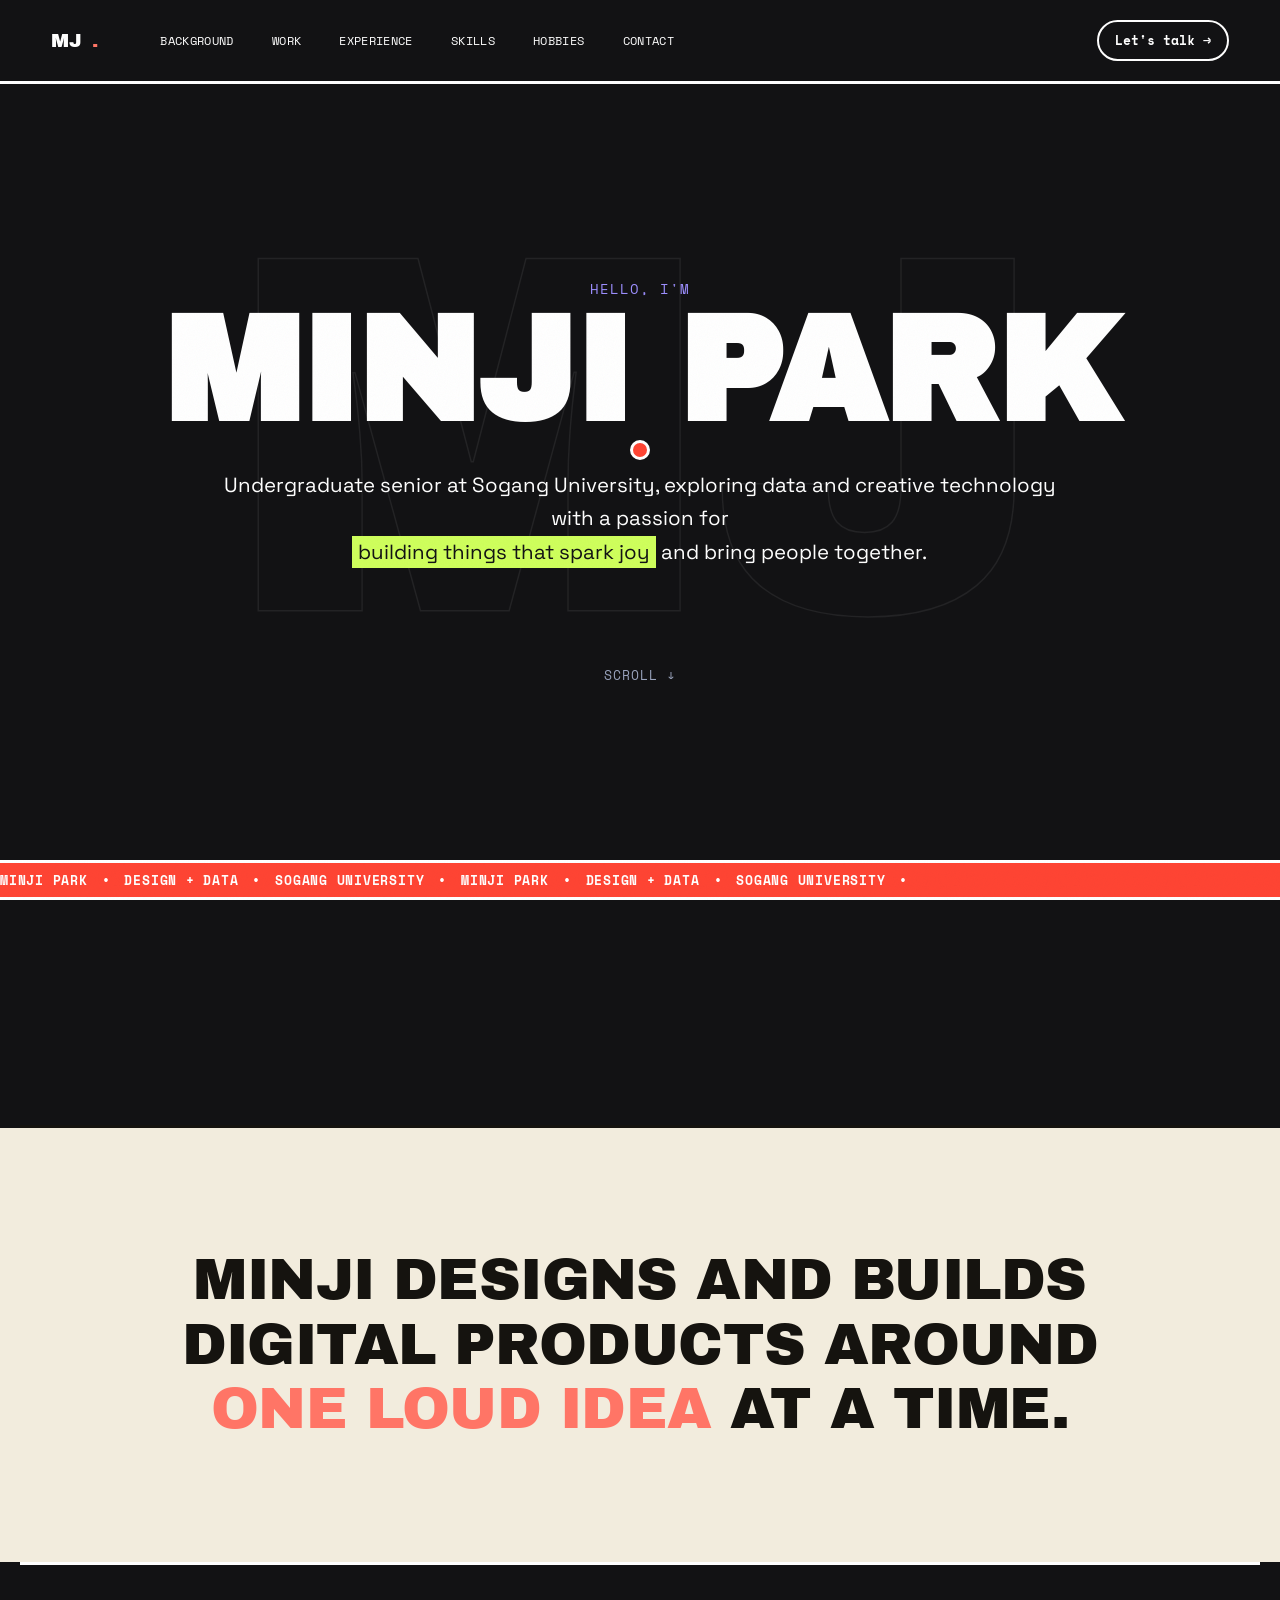
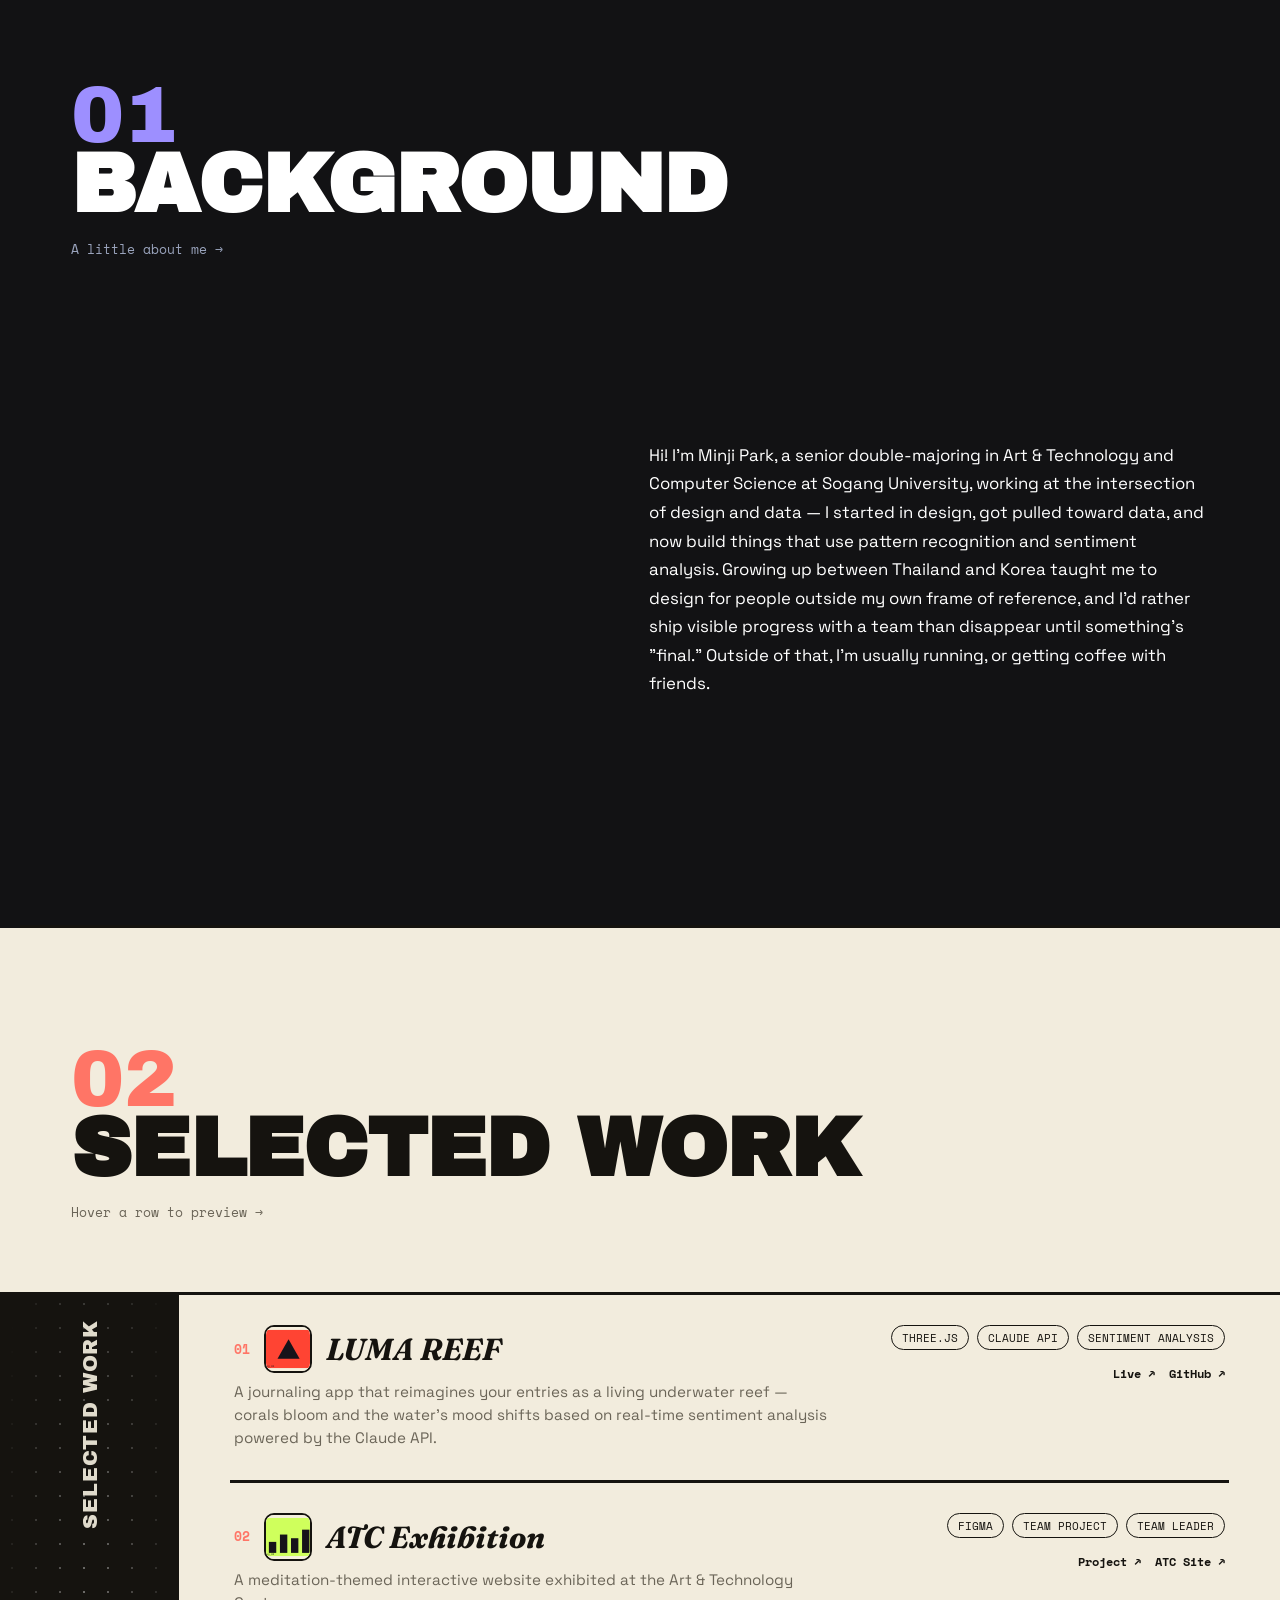
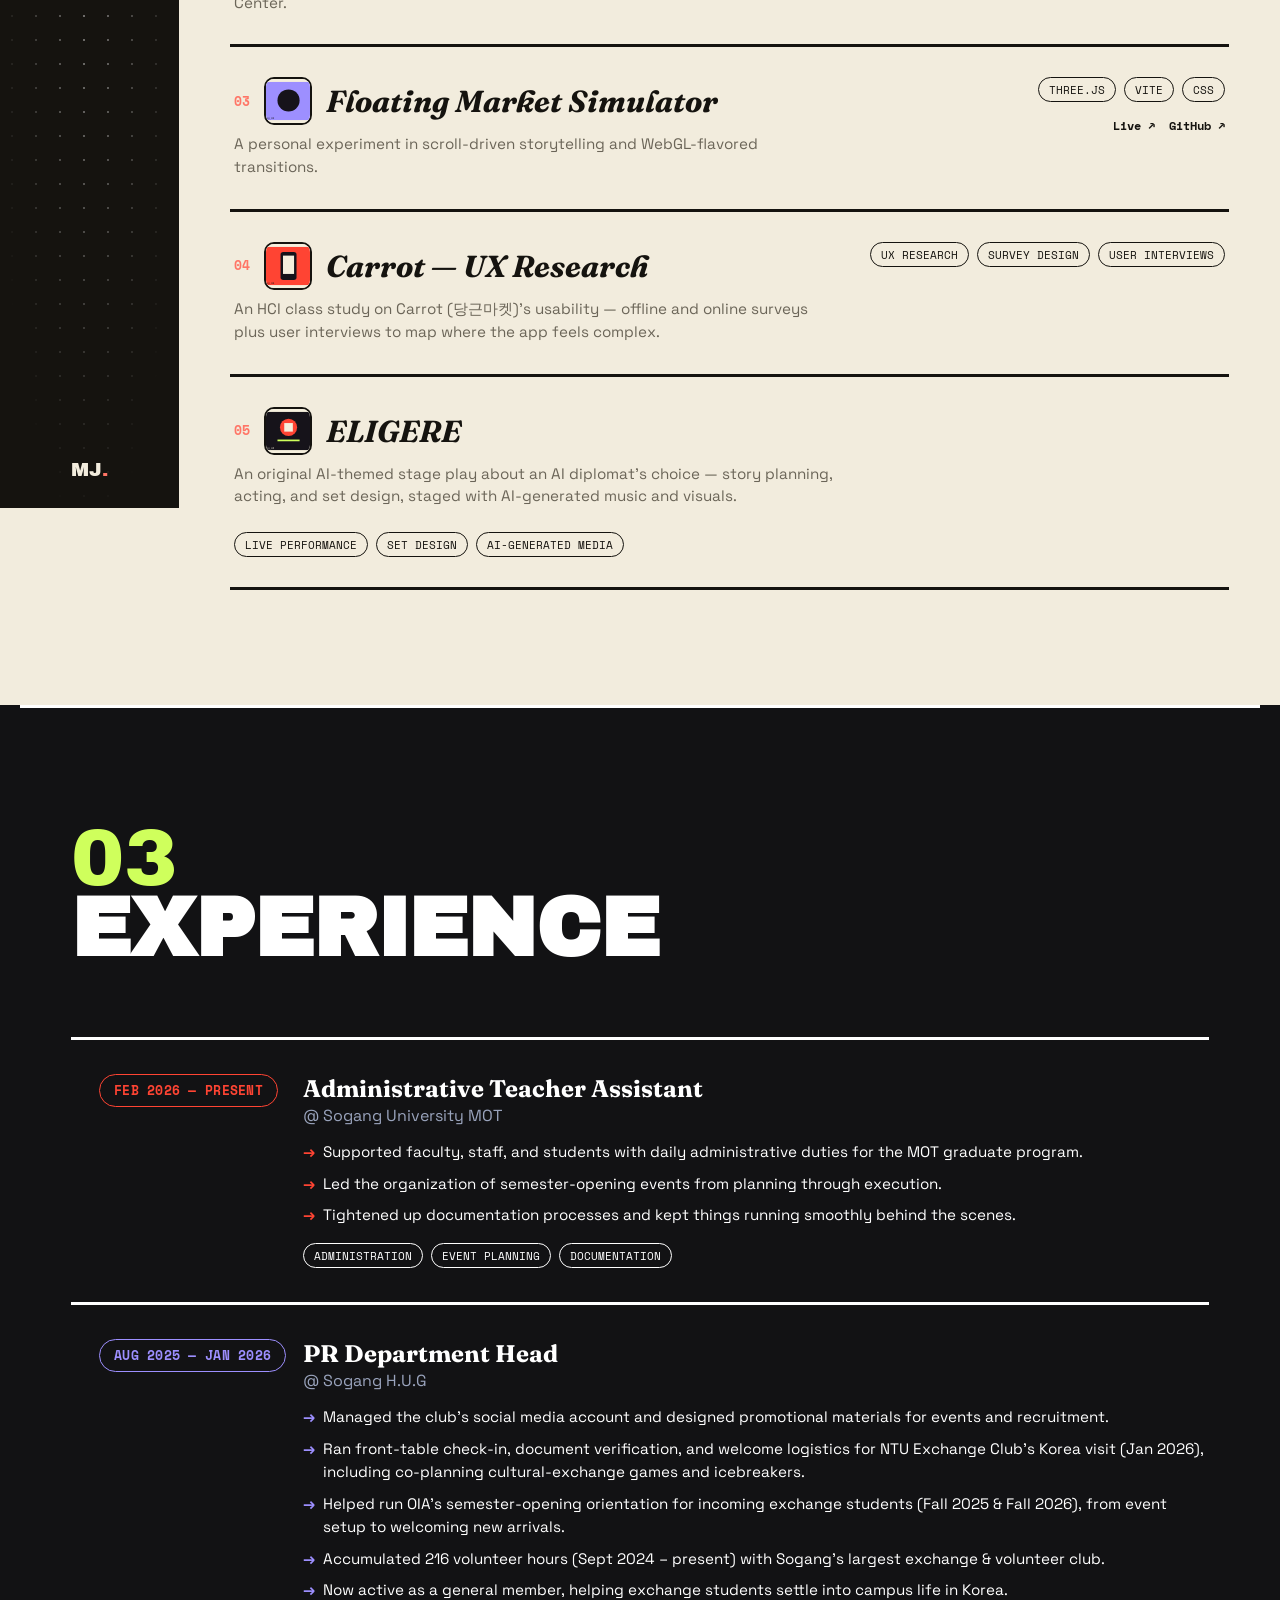
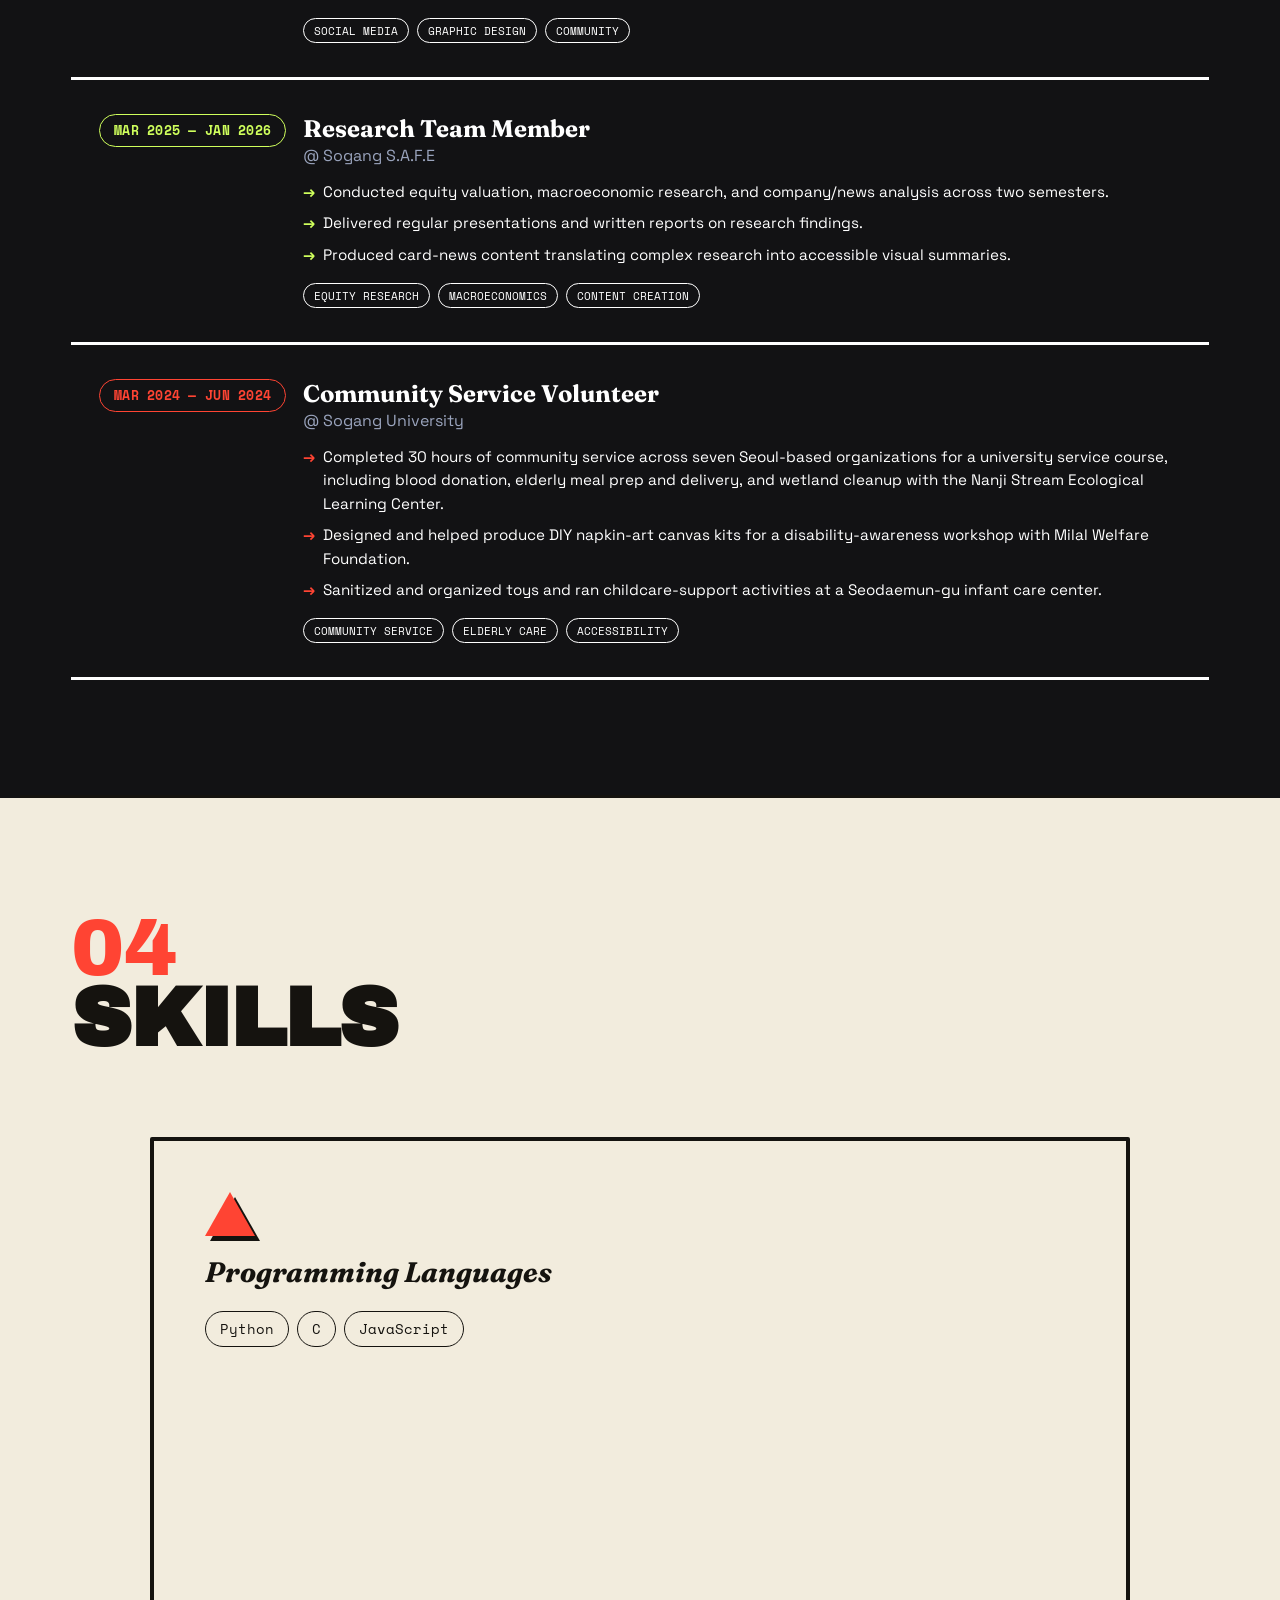
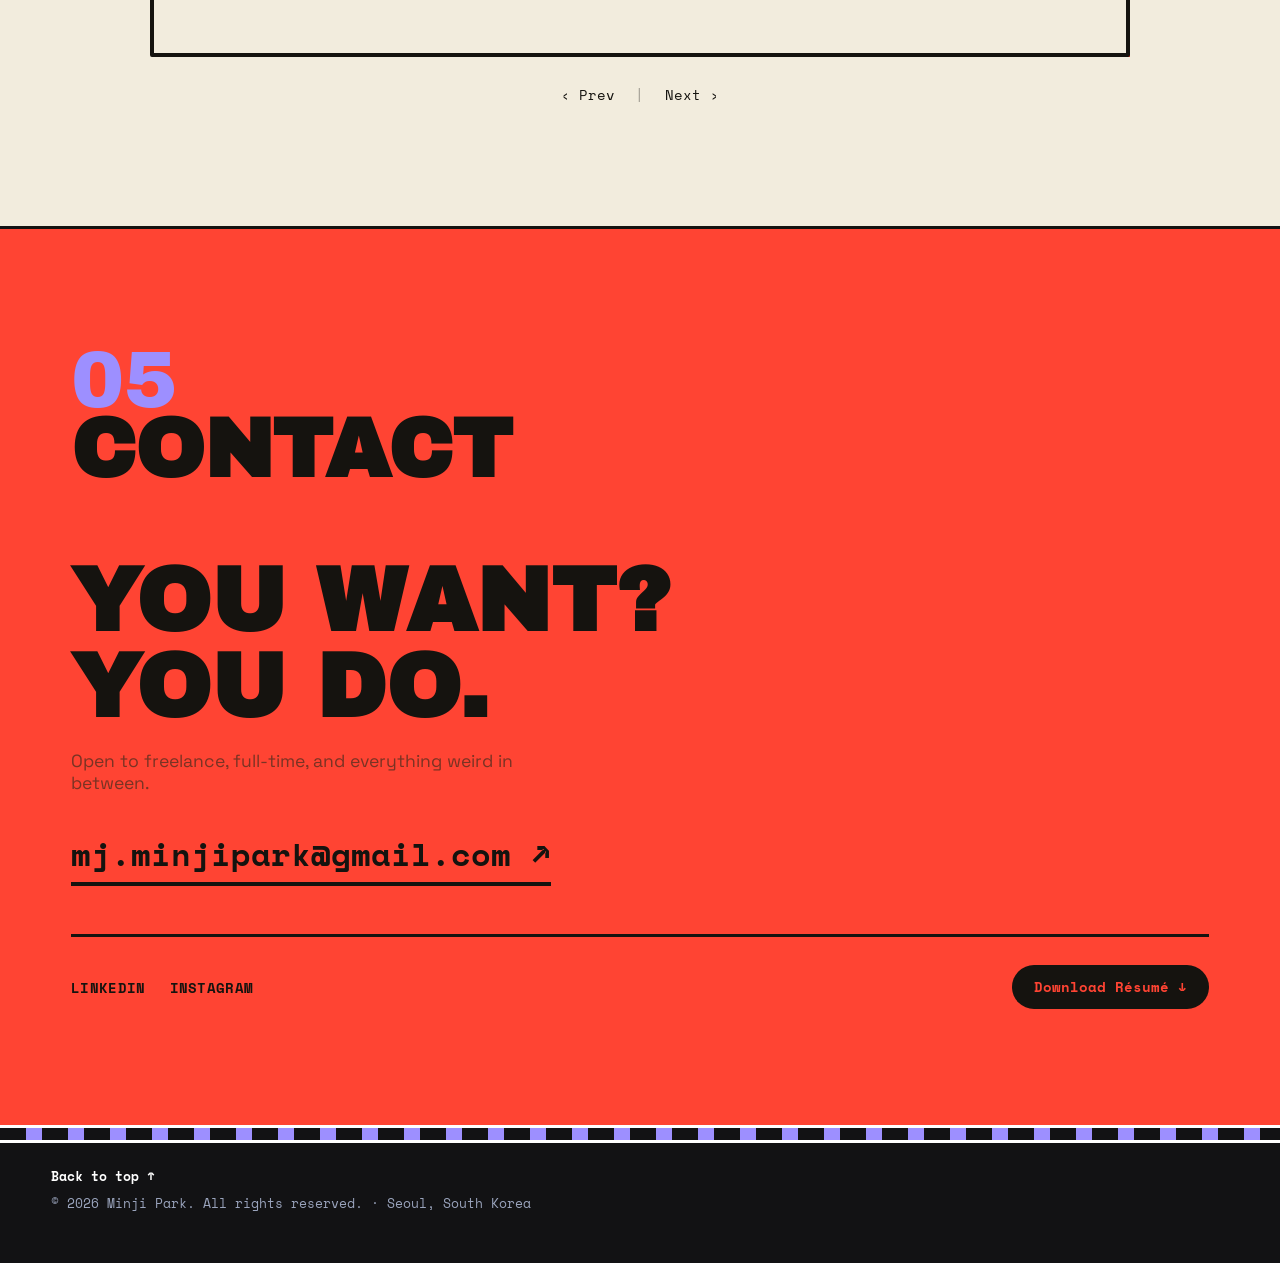
<file: index.html>
<!DOCTYPE html>
<html lang="en">

<head>
  <meta charset="UTF-8">
  <meta name="viewport" content="width=device-width, initial-scale=1.0">
  <title>hi, i'm minji :)</title>
  <meta name="description" content="Designer & developer portfolio.">
  <link rel="preconnect" href="https://fonts.googleapis.com">
  <link rel="preconnect" href="https://fonts.gstatic.com" crossorigin>
  <link
    href="https://fonts.googleapis.com/css2?family=Archivo+Black&family=Fraunces:ital,opsz,wght@0,9..144,300;0,9..144,600;0,9..144,900;1,9..144,600;1,9..144,900&family=Space+Grotesk:wght@400;500;700&family=Space+Mono:wght@400;700&display=swap"
    rel="stylesheet">
  <link rel="stylesheet" href="style.css">
</head>

<body>

  <!-- grain overlay -->
  <div class="grain" aria-hidden="true"></div>

  <!-- ============ NAV ============ -->
  <header class="nav">
    <div class="nav__left">
      <a href="#top" class="nav__mark" id="navMark" aria-label="Open menu" aria-expanded="false"
        aria-controls="mobileDrawer">
        MJ<span class="dot">.</span>
      </a>
      <nav class="nav__links">
        <a href="#background"><span class="nav__label">Background</span></a>
        <a href="#work"><span class="nav__label">Work</span></a>
        <a href="#experience"><span class="nav__label">Experience</span></a>
        <a href="#skills"><span class="nav__label">Skills</span></a>
        <a href="hobbies.html"><span class="nav__label">Hobbies</span></a>
        <a href="#contact"><span class="nav__label">Contact</span></a>
      </nav>
    </div>
    <a href="#contact" class="nav__cta">Let's talk →</a>
  </header>

  <!-- ============ MOBILE DRAWER ============ -->
  <div class="mobile-drawer__overlay" id="mobileDrawerOverlay"></div>
  <div class="mobile-drawer" id="mobileDrawer" aria-hidden="true">
    <button class="mobile-drawer__close" id="mobileDrawerClose" aria-label="Close menu">✕</button>
    <nav class="mobile-drawer__links">
      <a href="#background">Background</a>
      <a href="#work">Work</a>
      <a href="#experience">Experience</a>
      <a href="#skills">Skills</a>
      <a href="hobbies.html">Hobbies</a>
      <a href="#contact">Contact</a>
    </nav>
    <a href="#contact" class="mobile-drawer__cta">Let's talk →</a>
  </div>

  <!-- ============ HERO / BACKGROUND ============ -->
  <!-- .hero-flip is a taller wrapper that keeps .hero
       pinned (position:sticky) while you scroll through
       it, driving a parallax drift/scale/fade on the
       intro content (initHeroParallax in script.js)
       before the Background section scrolls up
       underneath. Desktop only — see the
       max-width:760px override below and the same
       check in script.js. -->
  <div class="hero-flip" id="heroFlip">
    <section class="hero" id="top">
      <span class="hero__watermark" aria-hidden="true">MJ</span>
      <div class="hero__intro">
        <p class="hero__eyebrow">Hello, I'm</p>
        <h1 class="hero__name">Minji Park</h1>
        <p class="hero__tagline">Undergraduate senior at Sogang University, exploring data and creative technology with
          a passion for<br>
          <em>building things that spark joy</em> and bring people together.
        </p>
        <p class="hero__scroll-cue" aria-hidden="true">Scroll ↓</p>
      </div>

      <div class="hero__ticker" aria-hidden="true">
        <div class="hero__ticker-track">
          <span>Minji Park</span><span>•</span><span>Design + Data</span><span>•</span><span>Sogang University</span><span>•</span><span>Minji Park</span><span>•</span><span>Design + Data</span><span>•</span><span>Sogang University</span><span>•</span>
        </div>
      </div>
    </section>
  </div>

  <!-- ============ STATEMENT ============ -->
  <section class="statement surface-light reveal" id="statement">
    <p class="statement__text">Minji designs and builds digital products around
      <em>one loud idea</em> at a time.
    </p>
  </section>

  <!-- ============ BACKGROUND ============ -->
  <section class="background reveal" id="background">
    <div class="section-head">
      <p class="section-head__num" style="--accent:var(--violet)">01</p>
      <h2 class="section-head__title">Background</h2>
      <p class="section-head__note">A little about me →</p>
    </div>

    <div class="background__content">
      <div class="background__minji" id="backgroundMinji">
        <img src="images/minji-sticker.png" class="background__minji-img" alt="Cutout portrait sticker of Minji">
        <span class="background__minji-tape background__minji-tape--l" aria-hidden="true"></span>
        <span class="background__minji-tape background__minji-tape--r" aria-hidden="true"></span>
      </div>

      <p class="background__bio">
        Hi! I'm Minji Park, a senior double-majoring in Art & Technology and Computer Science at Sogang University,
        working at the intersection of design and data — I started in design, got pulled toward data, and now build
        things that use pattern recognition and sentiment analysis. Growing up between Thailand and Korea taught me
        to design for people outside my own frame of reference, and I'd rather ship visible progress with a team than
        disappear until something's "final." Outside of that, I'm usually running, or getting coffee with friends.
      </p>
    </div>
  </section>

  <!-- ============ WORK ============ -->
  <section class="work surface-light reveal" id="work">
    <div class="section-head">
      <p class="section-head__num" style="--accent:var(--coral-text)">02</p>
      <h2 class="section-head__title">Selected&nbsp;Work</h2>
      <p class="section-head__note">Hover a row to preview →</p>
    </div>

    <div class="work__layout">
      <aside class="work__pin" aria-hidden="true">
        <span class="work__pin-dots"></span>
        <p class="work__pin-spine">Selected&nbsp;Work</p>
        <p class="work__pin-mark">MJ<span class="dot">.</span></p>
      </aside>

      <ul class="work__list">

        <li class="work__row" style="view-transition-name:project-1" data-preview="images/work-1.svg">
          <a class="work__row-main" href="project-1.html">
            <div class="work__row-head">
              <span class="work__index">01</span>
              <span class="work__thumb"><img src="images/work-1.svg" alt="" aria-hidden="true"></span>
              <h3 class="work__title">LUMA REEF</h3>
            </div>
            <p class="work__desc">A journaling app that reimagines your entries as a living underwater reef — corals
              bloom and the water's mood shifts based on real-time sentiment analysis powered by the Claude API.</p>
          </a>
          <div class="work__row-meta">
            <div class="work__tags">
              <span>Three.js</span><span>Claude API</span><span>Sentiment Analysis</span>
            </div>
            <div class="work__links">
              <a href="https://lumareef.vercel.app/" target="_blank" rel="noopener">Live ↗</a>
              <a href="#" target="_blank" rel="noopener">GitHub ↗</a>
            </div>
          </div>
        </li>

        <li class="work__row" style="view-transition-name:project-2" data-preview="images/work-2.svg">
          <a class="work__row-main" href="project-2.html">
            <div class="work__row-head">
              <span class="work__index">02</span>
              <span class="work__thumb"><img src="images/work-2.svg" alt="" aria-hidden="true"></span>
              <h3 class="work__title">ATC Exhibition</h3>
            </div>
            <p class="work__desc">A meditation-themed interactive website exhibited at the Art &amp; Technology Center.
            </p>
          </a>
          <div class="work__row-meta">
            <div class="work__tags">
              <span>Figma</span><span>Team Project</span><span>Team Leader</span>
            </div>
            <div class="work__links">
              <a href="https://ohm-official.figma.site/" target="_blank" rel="noopener">Project ↗</a>
              <a href="https://www.2025atc.com/work/art012?from=gallery" target="_blank" rel="noopener">ATC Site ↗</a>
            </div>
          </div>
        </li>

        <li class="work__row" style="view-transition-name:project-3" data-preview="images/work-3.svg">
          <a class="work__row-main" href="project-3.html">
            <div class="work__row-head">
              <span class="work__index">03</span>
              <span class="work__thumb"><img src="images/work-3.svg" alt="" aria-hidden="true"></span>
              <h3 class="work__title">Floating Market Simulator</h3>
            </div>
            <p class="work__desc">A personal experiment in scroll-driven storytelling and WebGL-flavored transitions.
            </p>
          </a>
          <div class="work__row-meta">
            <div class="work__tags">
              <span>Three.js</span><span>Vite</span><span>CSS</span>
            </div>
            <div class="work__links">
              <a href="#" target="_blank" rel="noopener">Live ↗</a>
              <a href="#" target="_blank" rel="noopener">GitHub ↗</a>
            </div>
          </div>
        </li>

        <li class="work__row" style="view-transition-name:project-4" data-preview="images/work-4.svg">
          <a class="work__row-main" href="project-4.html">
            <div class="work__row-head">
              <span class="work__index">04</span>
              <span class="work__thumb"><img src="images/work-4.svg" alt="" aria-hidden="true"></span>
              <h3 class="work__title">Carrot — UX Research</h3>
            </div>
            <p class="work__desc">An HCI class study on Carrot (당근마켓)'s usability — offline and online surveys plus
              user interviews to map where the app feels complex.
            </p>
          </a>
          <div class="work__row-meta">
            <div class="work__tags">
              <span>UX Research</span><span>Survey Design</span><span>User Interviews</span>
            </div>
          </div>
        </li>

        <li class="work__row" style="view-transition-name:project-5" data-preview="images/work-5.svg">
          <a class="work__row-main" href="project-5.html">
            <div class="work__row-head">
              <span class="work__index">05</span>
              <span class="work__thumb"><img src="images/work-5.svg" alt="" aria-hidden="true"></span>
              <h3 class="work__title">ELIGERE</h3>
            </div>
            <p class="work__desc">An original AI-themed stage play about an AI diplomat's choice — story planning,
              acting, and set design, staged with AI-generated music and visuals.
            </p>
          </a>
          <div class="work__row-meta">
            <div class="work__tags">
              <span>Live Performance</span><span>Set Design</span><span>AI-Generated Media</span>
            </div>
          </div>
        </li>

        <!-- duplicate a <li class="work__row"> block above to add a 6th project -->

      </ul>
    </div>
  </section>

  <!-- ============ EXPERIENCE ============ -->
  <section class="experience reveal" id="experience">
    <div class="section-head">
      <p class="section-head__num" style="--accent:var(--lime)">03</p>
      <h2 class="section-head__title">Experience</h2>
    </div>

    <ol class="experience__list">

      <li class="experience__item experience__item--coral">
        <div class="experience__dates">Feb 2026 — Present</div>
        <div class="experience__body">
          <h3>Administrative Teacher Assistant <span>@ Sogang University MOT</span></h3>
          <ul>
            <li>Supported faculty, staff, and students with daily administrative duties for the MOT graduate program.
            </li>
            <li>Led the organization of semester-opening events from planning through execution.</li>
            <li>Tightened up documentation processes and kept things running smoothly behind the scenes.</li>
          </ul>
          <div class="experience__tags"><span>Administration</span><span>Event Planning</span><span>Documentation</span>
          </div>
        </div>
      </li>

      <li class="experience__item experience__item--violet">
        <div class="experience__dates">Aug 2025 — Jan 2026</div>
        <div class="experience__body">
          <h3>PR Department Head <span>@ Sogang H.U.G</span></h3>
          <ul>
            <li>Managed the club's social media account and designed promotional materials for events and recruitment.
            </li>
            <li>Ran front-table check-in, document verification, and welcome logistics for NTU Exchange Club's Korea
              visit (Jan 2026), including co-planning cultural-exchange games and icebreakers.</li>
            <li>Helped run OIA's semester-opening orientation for incoming exchange students (Fall 2025 &amp; Fall
              2026), from event setup to welcoming new arrivals.</li>
            <li>Accumulated 216 volunteer hours (Sept 2024 – present) with Sogang's largest exchange &amp; volunteer
              club.</li>
            <li>Now active as a general member, helping exchange students settle into campus life in Korea.</li>
          </ul>
          <div class="experience__tags"><span>Social Media</span><span>Graphic Design</span><span>Community</span></div>
        </div>
      </li>

      <li class="experience__item experience__item--lime">
        <div class="experience__dates">Mar 2025 — Jan 2026</div>
        <div class="experience__body">
          <h3>Research Team Member <span>@ Sogang S.A.F.E</span></h3>
          <ul>
            <li>Conducted equity valuation, macroeconomic research, and company/news analysis across two semesters.</li>
            <li>Delivered regular presentations and written reports on research findings.</li>
            <li>Produced card-news content translating complex research into accessible visual summaries.</li>
          </ul>
          <div class="experience__tags"><span>Equity Research</span><span>Macroeconomics</span><span>Content
              Creation</span></div>
        </div>
      </li>

      <li class="experience__item experience__item--coral">
        <div class="experience__dates">Mar 2024 — Jun 2024</div>
        <div class="experience__body">
          <h3>Community Service Volunteer <span>@ Sogang University</span></h3>
          <ul>
            <li>Completed 30 hours of community service across seven Seoul-based organizations for a university
              service course, including blood donation, elderly meal prep and delivery, and wetland cleanup with the
              Nanji Stream Ecological Learning Center.</li>
            <li>Designed and helped produce DIY napkin-art canvas kits for a disability-awareness workshop with Milal
              Welfare Foundation.</li>
            <li>Sanitized and organized toys and ran childcare-support activities at a Seodaemun-gu infant care
              center.</li>
          </ul>
          <div class="experience__tags"><span>Community Service</span><span>Elderly Care</span><span>Accessibility
            </span></div>
        </div>
      </li>

      <!-- duplicate an <li class="experience__item"> block above to add another role -->

    </ol>
  </section>

  <!-- ============ SKILLS ============ -->
  <section class="skills surface-light reveal" id="skills">
    <div class="section-head">
      <p class="section-head__num" style="--accent:var(--coral)">04</p>
      <h2 class="section-head__title">Skills</h2>
    </div>

    <div class="skills__grid">

      <div class="skills__cat skills__cat--coral">
        <div class="skills__cat__head">
          <span class="skills__icon skills__icon--tri" aria-hidden="true"></span>
          <h3>Programming Languages</h3>
        </div>
        <div class="skills__tags">
          <span>Python</span><span>C</span><span>JavaScript</span>
        </div>
      </div>

      <div class="skills__cat skills__cat--lime">
        <div class="skills__cat__head">
          <span class="skills__icon skills__icon--diamond" aria-hidden="true"></span>
          <h3>AI, ML &amp; Data</h3>
        </div>
        <div class="skills__tags">
          <span>PyTorch</span><span>TensorFlow</span><span>scikit-learn</span>
          <span>Pandas</span><span>Claude API</span>
        </div>
      </div>

      <div class="skills__cat skills__cat--violet">
        <div class="skills__cat__head">
          <span class="skills__icon skills__icon--circle" aria-hidden="true"></span>
          <h3>Design &amp; Productivity</h3>
        </div>
        <div class="skills__tags">
          <span>Figma</span><span>Photoshop</span><span>Illustrator</span>
          <span>Canva</span><span>Notion</span><span>Excel</span>
          <span>PowerPoint</span><span>Word</span>
        </div>
      </div>

      <div class="skills__cat skills__cat--ink">
        <div class="skills__cat__head">
          <span class="skills__icon skills__icon--rounded" aria-hidden="true"></span>
          <h3>Spoken Languages</h3>
        </div>
        <div class="skills__tags">
          <span>Korean — Fluent</span><span>English — Fluent</span><span>Thai — Fluent</span>
        </div>
      </div>

      <div class="skills__cat skills__cat--coral">
        <div class="skills__cat__head">
          <span class="skills__icon skills__icon--circle" aria-hidden="true"></span>
          <h3>Licenses &amp; Certificates</h3>
        </div>
        <div class="skills__tags">
          <span>ACP (Photoshop) — 2026</span><span>GTQ 1급 — 2024</span>
        </div>
      </div>

    </div>
  </section>

  <!-- ============ CONTACT ============ -->
  <section class="contact surface-bold reveal" id="contact">
    <div class="section-head">
      <p class="section-head__num" style="--accent:var(--violet)">05</p>
      <h2 class="section-head__title">Contact</h2>
    </div>

    <h3 class="contact__cta">You want?<br>You do.</h3>
    <p class="contact__sub">Open to freelance, full-time, and everything weird in between.</p>

    <a class="contact__email" href="mailto:mj.minjipark@gmail.com">mj.minjipark@gmail.com ↗</a>

    <div class="contact__row">
      <div class="contact__links">
        <a href="https://linkedin.com/in/minjipark-profile" target="_blank" rel="noopener">LinkedIn</a>
        <a href="https://www.instagram.com/mmm.mj_/" target="_blank" rel="noopener">Instagram</a>

      </div>
      <a class="contact__resume" href="resume.pdf" download>Download Résumé ↓</a>
    </div>
  </section>

  <footer class="footer">
    <div class="marquee-line marquee-line--reverse marquee-line--violet" aria-hidden="true"></div>
    <a href="#top" class="footer__top">Back to top ↑</a>
    <p class="footer__copy">© <span id="year"></span> Minji Park. All rights reserved. · Seoul, South Korea</p>
  </footer>

  <script src="script.js"></script>
</body>

</html>
</file>
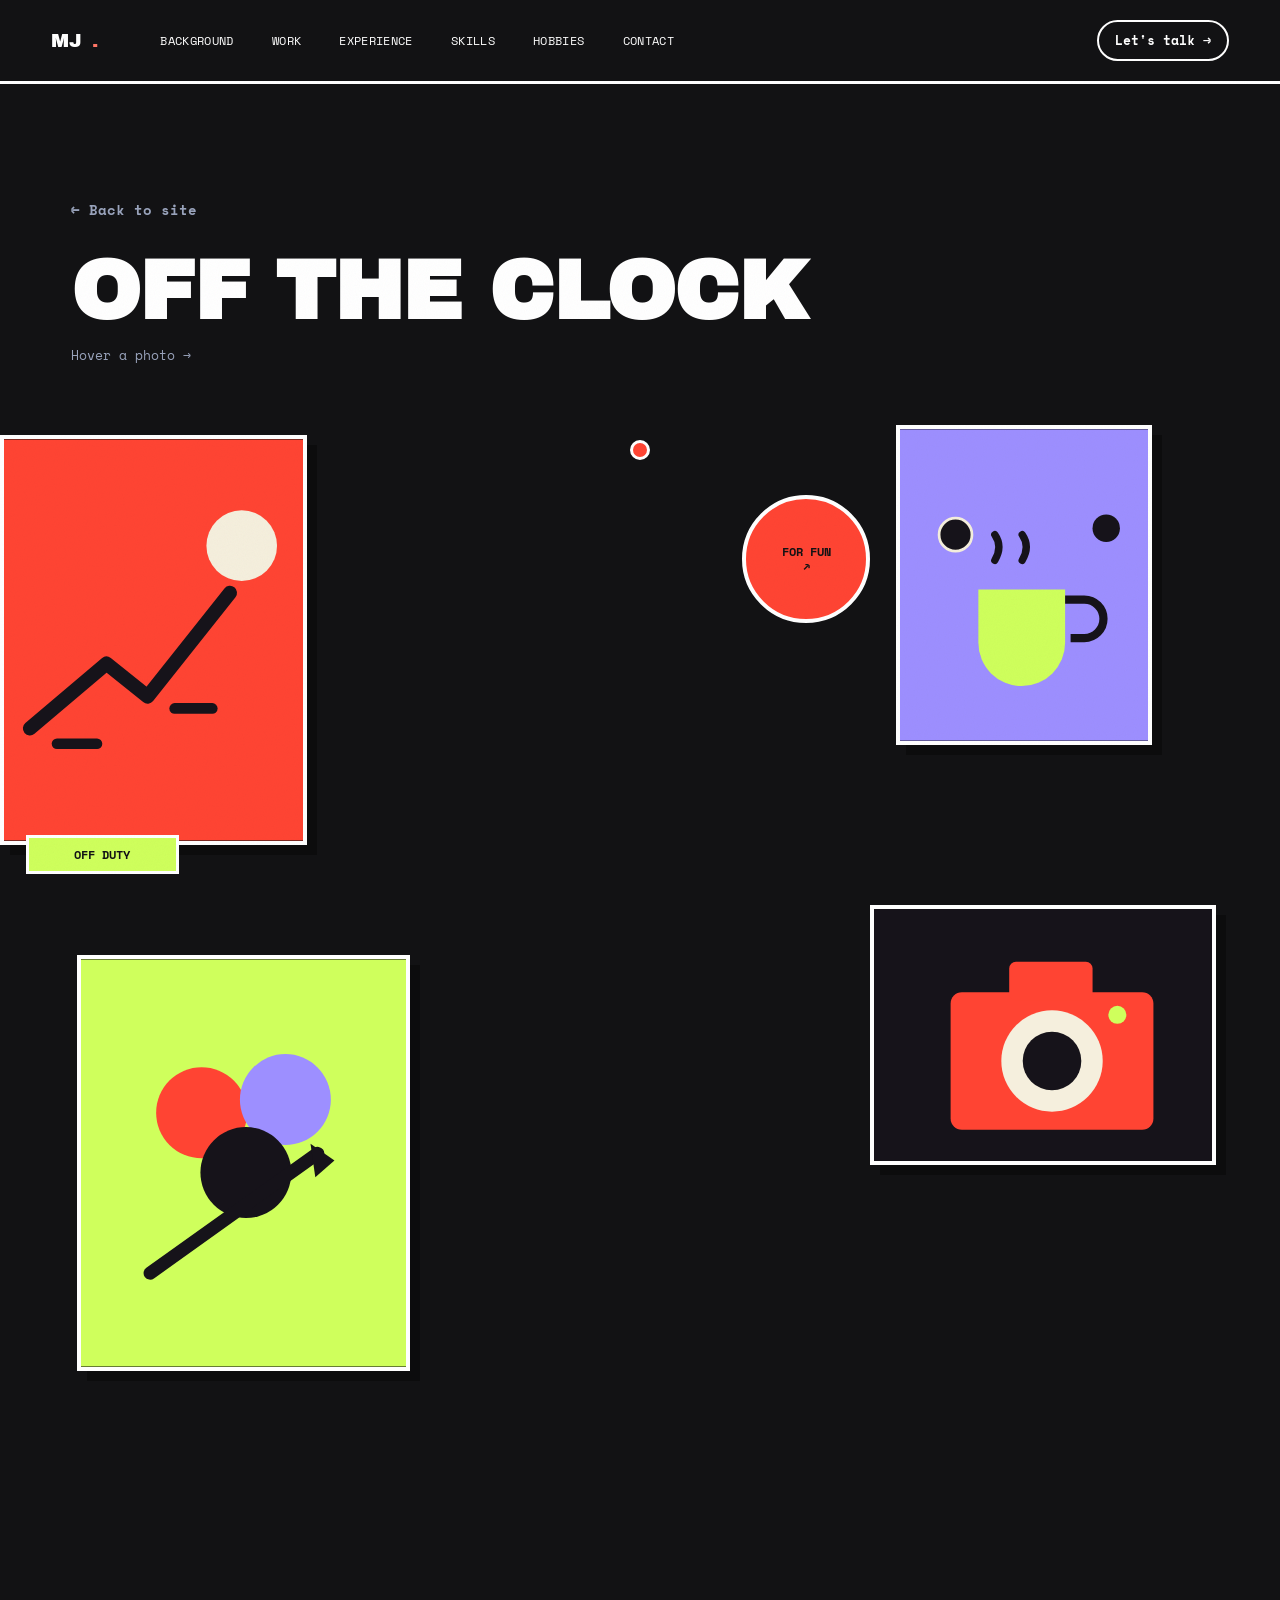
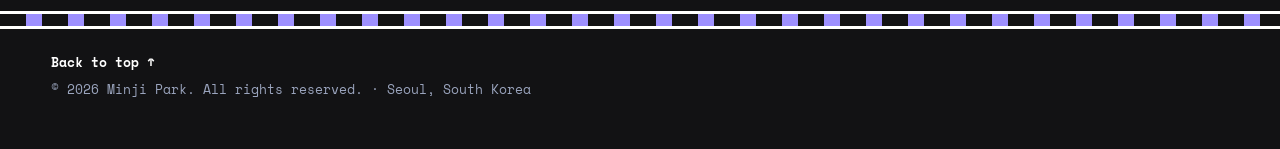
<file: hobbies.html>
<!DOCTYPE html>
<html lang="en">

<head>
  <meta charset="UTF-8">
  <meta name="viewport" content="width=device-width, initial-scale=1.0">
  <title>Off the Clock · Minji Park</title>
  <meta name="description" content="A few things I do when I'm not designing or building.">
  <link rel="preconnect" href="https://fonts.googleapis.com">
  <link rel="preconnect" href="https://fonts.gstatic.com" crossorigin>
  <link
    href="https://fonts.googleapis.com/css2?family=Archivo+Black&family=Fraunces:ital,opsz,wght@0,9..144,300;0,9..144,600;0,9..144,900;1,9..144,600;1,9..144,900&family=Space+Grotesk:wght@400;500;700&family=Space+Mono:wght@400;700&display=swap"
    rel="stylesheet">
  <link rel="stylesheet" href="style.css">
</head>

<body>

  <!-- grain overlay -->
  <div class="grain" aria-hidden="true"></div>

  <!-- ============ NAV ============ -->
  <header class="nav">
    <div class="nav__left">
      <a href="index.html" class="nav__mark" id="navMark" aria-label="Open menu" aria-expanded="false"
        aria-controls="mobileDrawer">
        MJ<span class="dot">.</span>
      </a>
      <nav class="nav__links">
        <a href="index.html#background"><span class="nav__label">Background</span></a>
        <a href="index.html#work"><span class="nav__label">Work</span></a>
        <a href="index.html#experience"><span class="nav__label">Experience</span></a>
        <a href="index.html#skills"><span class="nav__label">Skills</span></a>
        <a href="hobbies.html"><span class="nav__label">Hobbies</span></a>
        <a href="index.html#contact"><span class="nav__label">Contact</span></a>
      </nav>
    </div>
    <a href="index.html#contact" class="nav__cta">Let's talk →</a>
  </header>

  <!-- ============ MOBILE DRAWER ============ -->
  <div class="mobile-drawer__overlay" id="mobileDrawerOverlay"></div>
  <div class="mobile-drawer" id="mobileDrawer" aria-hidden="true">
    <button class="mobile-drawer__close" id="mobileDrawerClose" aria-label="Close menu">✕</button>
    <nav class="mobile-drawer__links">
      <a href="index.html#background">Background</a>
      <a href="index.html#work">Work</a>
      <a href="index.html#experience">Experience</a>
      <a href="index.html#skills">Skills</a>
      <a href="hobbies.html">Hobbies</a>
      <a href="index.html#contact">Contact</a>
    </nav>
    <a href="index.html#contact" class="mobile-drawer__cta">Let's talk →</a>
  </div>

  <!-- ============ HOBBIES ============ -->
  <section class="hobbies-page reveal is-visible">
    <a href="index.html" class="project-detail__back">← Back to site</a>

    <div class="section-head">
      <h2 class="section-head__title">Off the&nbsp;Clock</h2>
      <p class="section-head__note">Hover a photo →</p>
    </div>

    <div class="hobby-collage" id="hobbyCollage">

      <!-- tiles hug the outer edges/corners of the frame,
           leaving the center open — a bento-style scattered
           border rather than a filled block. -->

      <div class="hobby-tile hobby-tile--tall" style="--x:0%; --y:0px; --w:clamp(230px,24vw,340px);">
        <button type="button" class="hobby-card__btn" data-title="Running"
          data-caption="Chasing a slow, unbothered 5K most mornings — it's when I do my best thinking.">
          <span class="hobby-card__btn__frame">
            <img src="images/hobby-1.svg" alt="Running — placeholder, replace with your own photo">
          </span>
          <span class="hobby-card__label">Running</span>
        </button>
      </div>

      <div class="hobby-tile hobby-tile--text" style="--x:2%; --y:400px; --w:clamp(120px,12vw,160px);">
        <div class="sticker sticker--tape">Off Duty</div>
      </div>

      <div class="hobby-tile hobby-tile--lg" style="--x:6%; --y:520px; --w:clamp(260px,26vw,380px);">
        <button type="button" class="hobby-card__btn" data-title="Coloring &amp; Drawing"
          data-caption="No brief, no client, no undo button — just color for the sake of it.">
          <span class="hobby-card__btn__frame">
            <img src="images/hobby-4.svg" alt="Coloring and drawing — placeholder, replace with your own photo">
          </span>
          <span class="hobby-card__label">Coloring &amp; Drawing</span>
        </button>
      </div>

      <div class="hobby-tile hobby-tile--square" style="--x:70%; --y:-10px; --w:clamp(200px,20vw,280px);">
        <button type="button" class="hobby-card__btn" data-title="Coffee &amp; Friends"
          data-caption="Most of my best ideas get bounced around over coffee before they ever touch a screen.">
          <span class="hobby-card__btn__frame">
            <img src="images/hobby-2.svg" alt="Coffee and friends — placeholder, replace with your own photo">
          </span>
          <span class="hobby-card__label">Coffee &amp; Friends</span>
        </button>
      </div>

      <div class="hobby-tile hobby-tile--text" style="--x:58%; --y:60px; --w:clamp(110px,10vw,140px);">
        <div class="sticker sticker--circle">For fun<br>↗</div>
      </div>

      <div class="hobby-tile hobby-tile--wide" style="--x:68%; --y:470px; --w:clamp(260px,27vw,390px);">
        <button type="button" class="hobby-card__btn" data-title="Photography"
          data-caption="Mostly street shots and bad light — same instinct as design, just slower and quieter.">
          <span class="hobby-card__btn__frame">
            <img src="images/hobby-3.svg" alt="Photography — placeholder, replace with your own photo">
          </span>
          <span class="hobby-card__label">Photography</span>
        </button>
      </div>

      <!-- duplicate a "hobby-tile" block above to add another photo.
           Size variants: hobby-tile--tall, hobby-tile--square,
           hobby-tile--wide, hobby-tile--lg, hobby-tile--text (for
           sticker/text cards). Position freely with inline --x/--y
           (top-left offset within the full-bleed collage) and --w
           (tile width) — no grid track to line up with, so gaps and
           sizes can stay irregular like a real moodboard. Keep the
           img wrapped in a "hobby-card__btn__frame" span — that's
           what crops the zoom-on-hover without also clipping the
           button's own hover shadow. -->

    </div>
  </section>

  <footer class="footer">
    <div class="marquee-line marquee-line--reverse marquee-line--violet" aria-hidden="true"></div>
    <a href="index.html#top" class="footer__top">Back to top ↑</a>
    <p class="footer__copy">© <span id="year"></span> Minji Park. All rights reserved. · Seoul, South Korea</p>
  </footer>

  <!-- ============ HOBBY LIGHTBOX ============ -->
  <div class="lightbox" id="hobbyLightbox" aria-hidden="true">
    <div class="lightbox__backdrop" id="lightboxBackdrop"></div>
    <div class="lightbox__panel" role="dialog" aria-modal="true" aria-labelledby="lightboxTitle">
      <button type="button" class="lightbox__close" id="lightboxClose" aria-label="Close">✕</button>
      <h3 class="lightbox__title" id="lightboxTitle"></h3>
      <p class="lightbox__caption" id="lightboxCaption"></p>
    </div>
  </div>

  <script src="script.js"></script>
</body>

</html>
</file>
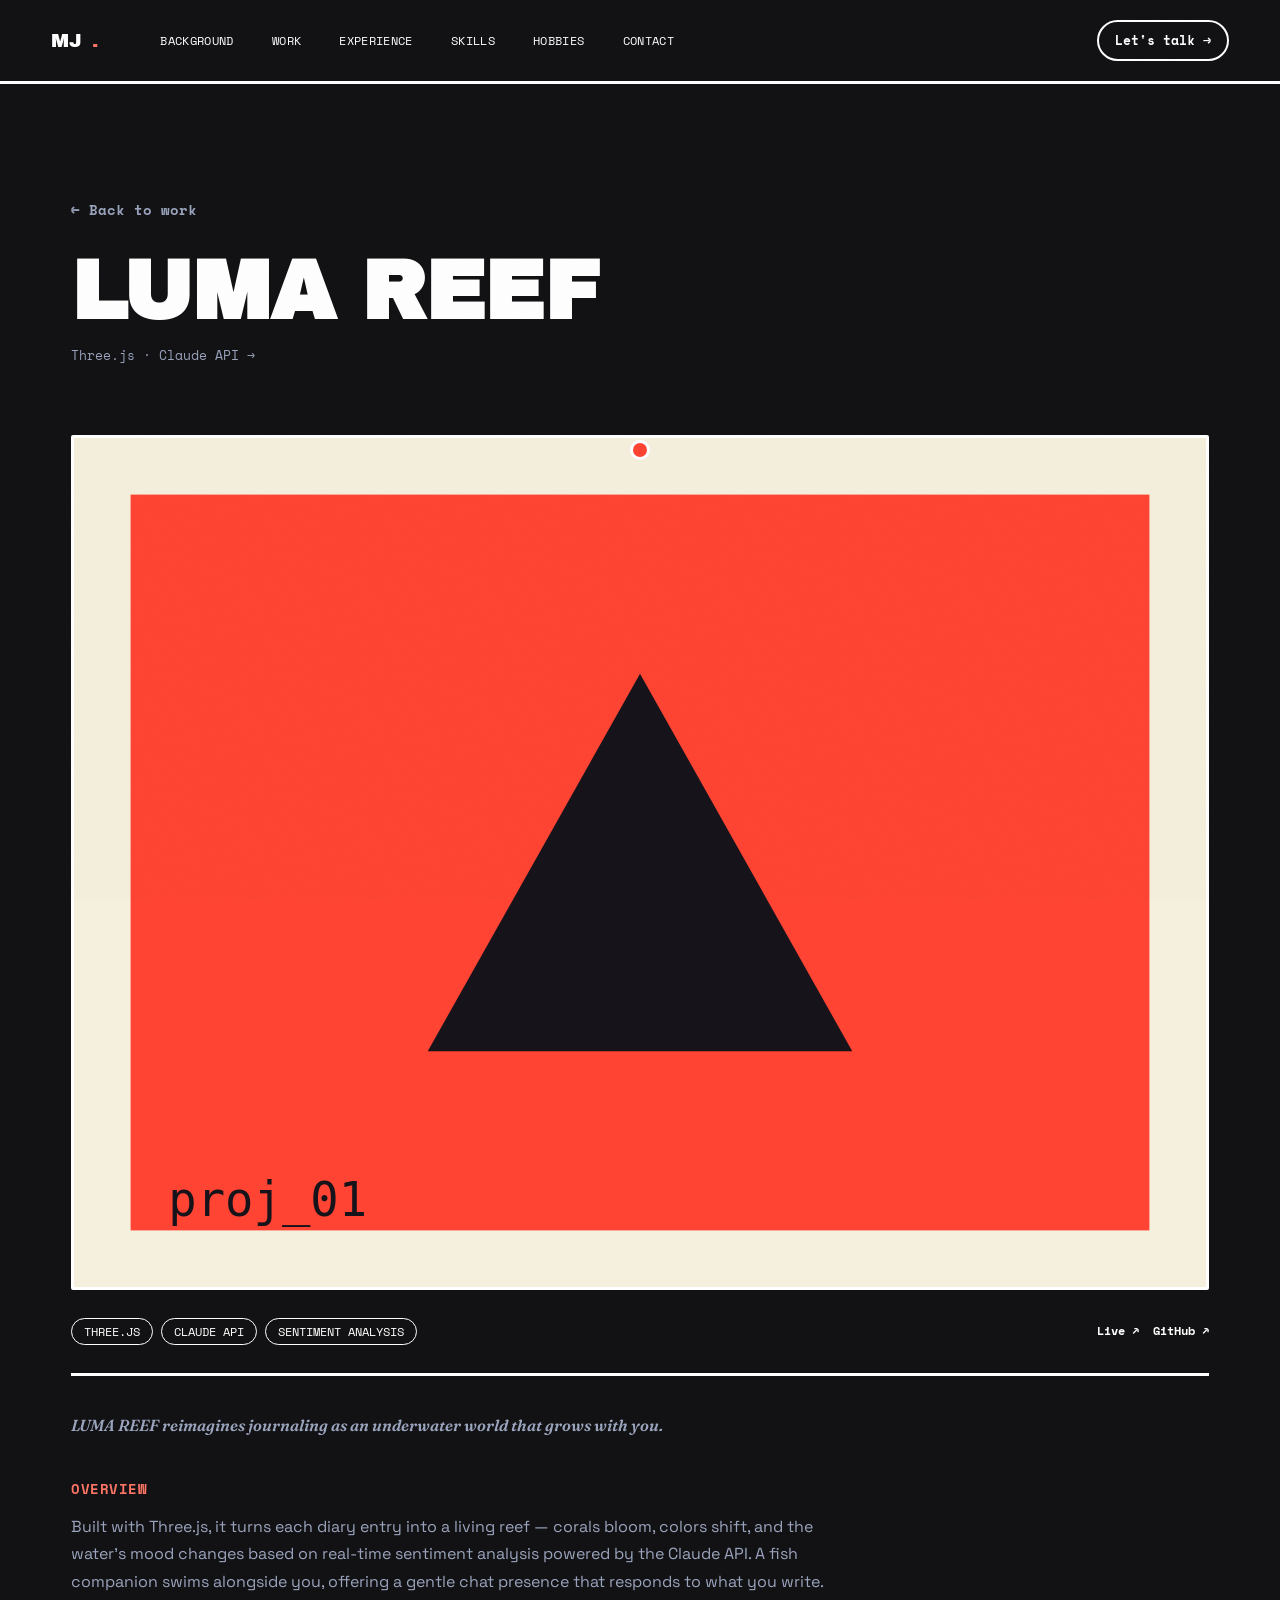
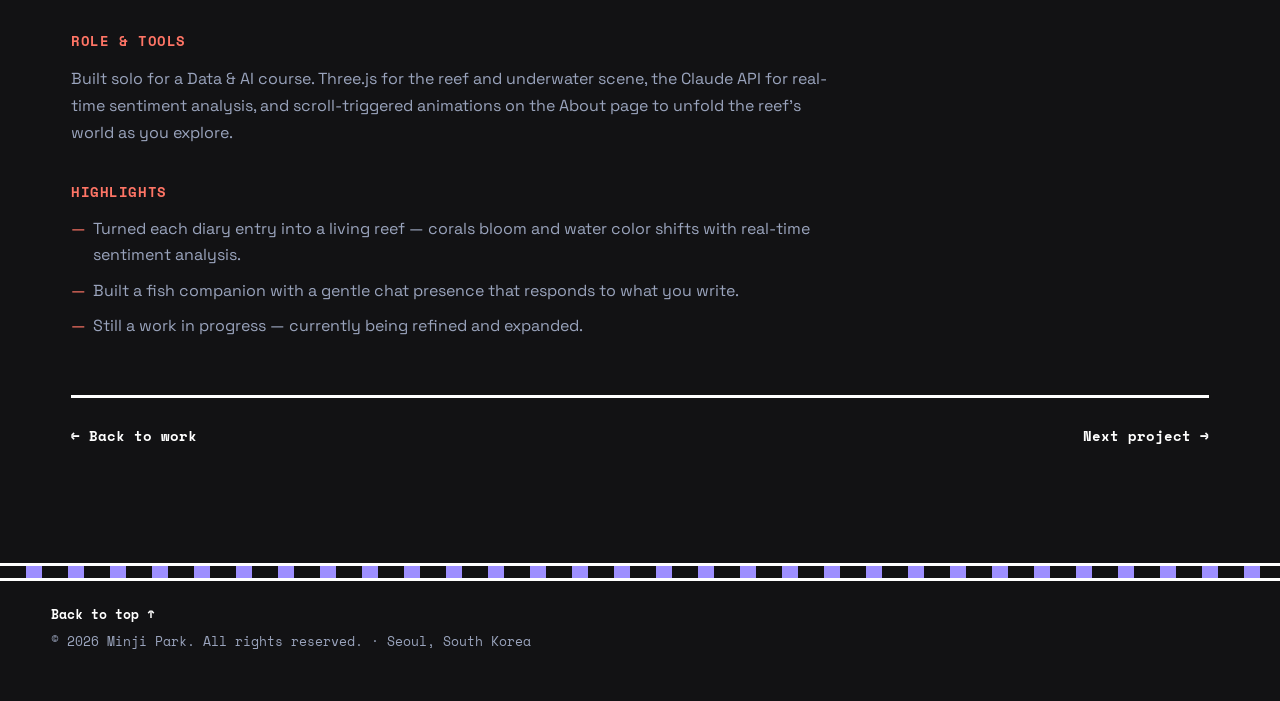
<file: project-1.html>
<!DOCTYPE html>
<html lang="en">

<head>
  <meta charset="UTF-8">
  <meta name="viewport" content="width=device-width, initial-scale=1.0">
  <title>LUMA REEF · Minji Park</title>
  <meta name="description" content="A journaling app that reimagines your entries as a living underwater reef, powered by real-time sentiment analysis via the Claude API.">
  <link rel="preconnect" href="https://fonts.googleapis.com">
  <link rel="preconnect" href="https://fonts.gstatic.com" crossorigin>
  <link
    href="https://fonts.googleapis.com/css2?family=Archivo+Black&family=Fraunces:ital,opsz,wght@0,9..144,300;0,9..144,600;0,9..144,900;1,9..144,600;1,9..144,900&family=Space+Grotesk:wght@400;500;700&family=Space+Mono:wght@400;700&display=swap"
    rel="stylesheet">
  <link rel="stylesheet" href="style.css">
</head>

<body>

  <!-- grain overlay -->
  <div class="grain" aria-hidden="true"></div>

  <!-- ============ NAV ============ -->
  <header class="nav">
    <div class="nav__left">
      <a href="index.html" class="nav__mark" id="navMark" aria-label="Open menu" aria-expanded="false"
        aria-controls="mobileDrawer">
        MJ<span class="dot">.</span>
      </a>
      <nav class="nav__links">
        <a href="index.html#background"><span class="nav__label">Background</span></a>
        <a href="index.html#work"><span class="nav__label">Work</span></a>
        <a href="index.html#experience"><span class="nav__label">Experience</span></a>
        <a href="index.html#skills"><span class="nav__label">Skills</span></a>
        <a href="index.html#hobbies"><span class="nav__label">Hobbies</span></a>
        <a href="index.html#contact"><span class="nav__label">Contact</span></a>
      </nav>
    </div>
    <a href="index.html#contact" class="nav__cta">Let's talk →</a>
  </header>

  <!-- ============ MOBILE DRAWER ============ -->
  <div class="mobile-drawer__overlay" id="mobileDrawerOverlay"></div>
  <div class="mobile-drawer" id="mobileDrawer" aria-hidden="true">
    <button class="mobile-drawer__close" id="mobileDrawerClose" aria-label="Close menu">✕</button>
    <nav class="mobile-drawer__links">
      <a href="index.html#background">Background</a>
      <a href="index.html#work">Work</a>
      <a href="index.html#experience">Experience</a>
      <a href="index.html#skills">Skills</a>
      <a href="index.html#hobbies">Hobbies</a>
      <a href="index.html#contact">Contact</a>
    </nav>
    <a href="index.html#contact" class="mobile-drawer__cta">Let's talk →</a>
  </div>

  <!-- ============ PROJECT DETAIL ============ -->
  <section class="project-detail reveal is-visible">
    <a href="index.html#work" class="project-detail__back js-back">← Back to work</a>

    <div class="section-head">
      <h2 class="section-head__title">LUMA REEF</h2>
      <p class="section-head__note">Three.js · Claude API →</p>
    </div>

    <div class="project-detail__hero" style="view-transition-name:project-1">
      <img src="images/work-1.svg" alt="Cover image for LUMA REEF">
    </div>

    <div class="project-detail__meta">
      <div class="project-detail__tags">
        <span>Three.js</span><span>Claude API</span><span>Sentiment Analysis</span>
      </div>
      <div class="work__links">
        <a href="https://lumareef.vercel.app/" target="_blank" rel="noopener">Live ↗</a>
        <a href="#" target="_blank" rel="noopener">GitHub ↗</a>
      </div>
    </div>

    <div class="project-detail__body">
      <p class="project-detail__lede">LUMA REEF reimagines journaling as an underwater world that grows with you.</p>

      <h3>Overview</h3>
      <p>Built with Three.js, it turns each diary entry into a living reef — corals bloom, colors shift, and the
        water's mood changes based on real-time sentiment analysis powered by the Claude API. A fish companion
        swims alongside you, offering a gentle chat presence that responds to what you write.</p>

      <h3>Role &amp; Tools</h3>
      <p>Built solo for a Data &amp; AI course. Three.js for the reef and underwater scene, the Claude API for
        real-time sentiment analysis, and scroll-triggered animations on the About page to unfold the reef's world
        as you explore.</p>

      <h3>Highlights</h3>
      <ul>
        <li>Turned each diary entry into a living reef — corals bloom and water color shifts with real-time sentiment analysis.</li>
        <li>Built a fish companion with a gentle chat presence that responds to what you write.</li>
        <li>Still a work in progress — currently being refined and expanded.</li>
      </ul>
    </div>

    <div class="project-detail__nav">
      <a href="index.html#work" class="js-back">← Back to work</a>
      <a href="project-2.html">Next project →</a>
    </div>
  </section>

  <footer class="footer">
    <div class="marquee-line marquee-line--reverse marquee-line--violet" aria-hidden="true"></div>
    <a href="index.html#top" class="footer__top">Back to top ↑</a>
    <p class="footer__copy">© <span id="year"></span> Minji Park. All rights reserved. · Seoul, South Korea</p>
  </footer>

  <script src="script.js"></script>
</body>

</html>
</file>
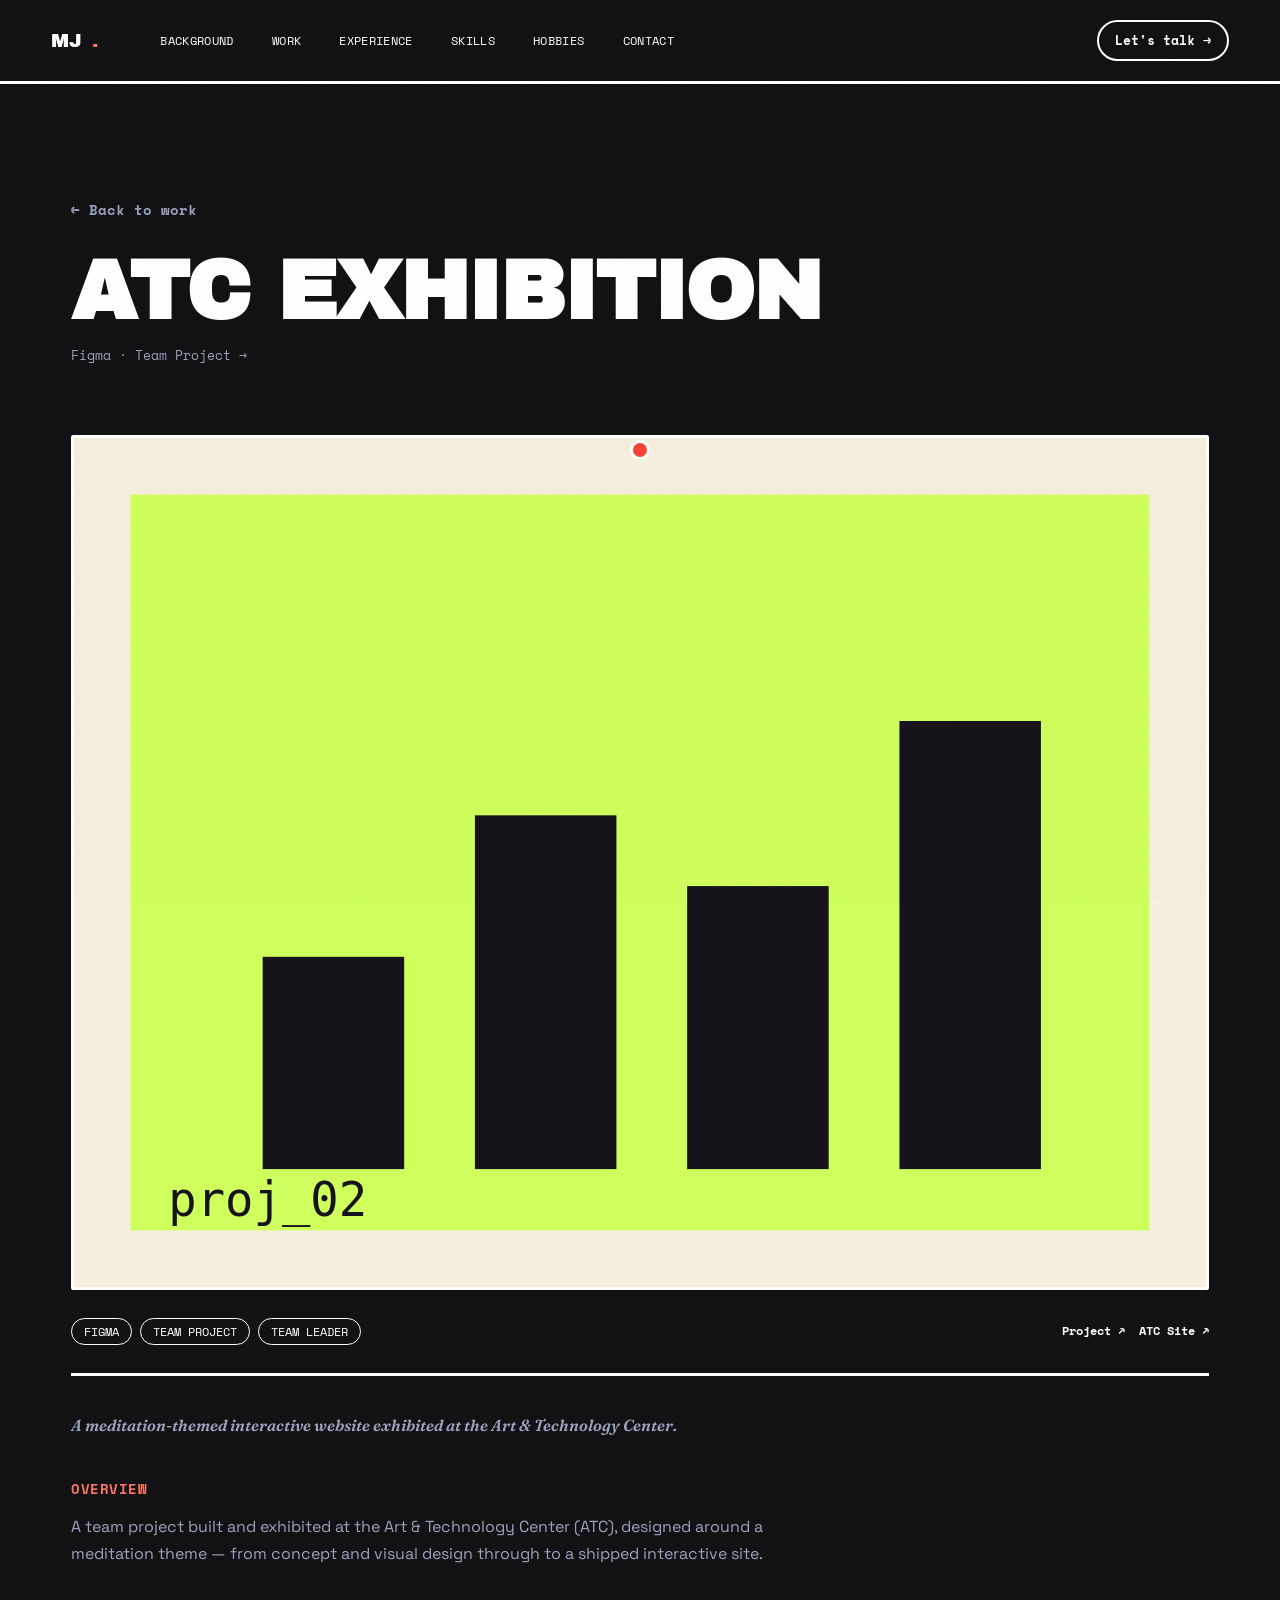
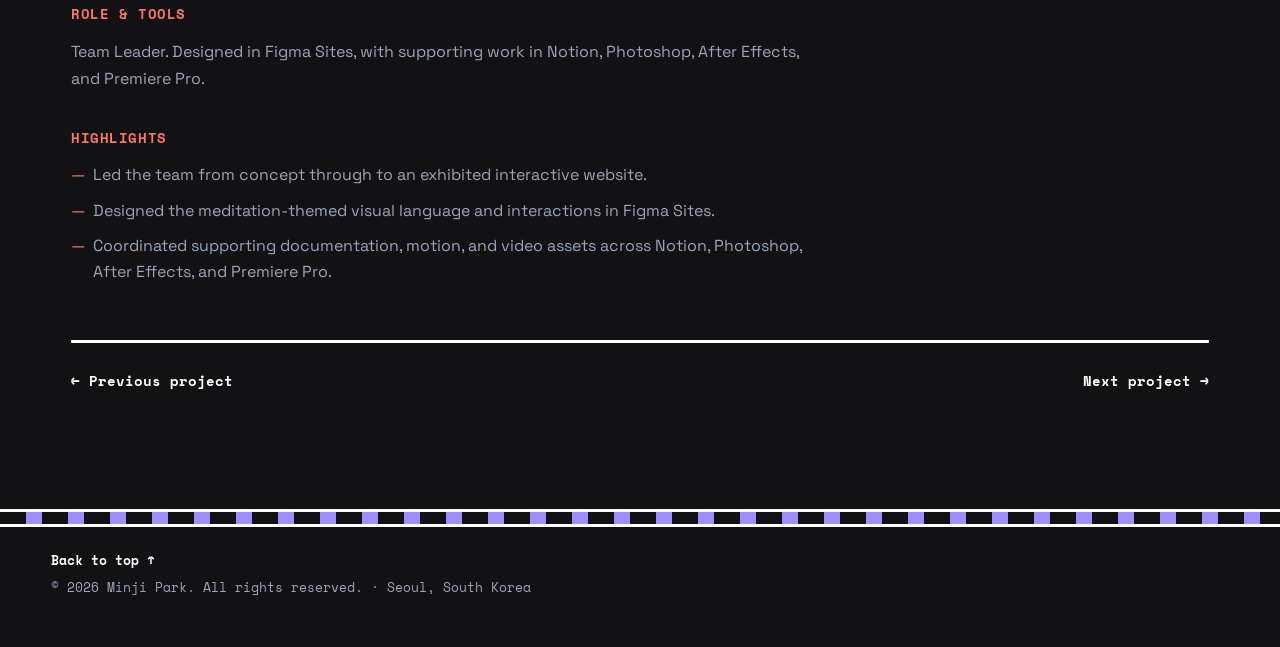
<file: project-2.html>
<!DOCTYPE html>
<html lang="en">

<head>
  <meta charset="UTF-8">
  <meta name="viewport" content="width=device-width, initial-scale=1.0">
  <title>ATC Exhibition · Minji Park</title>
  <meta name="description" content="A meditation-themed interactive website exhibited at the Art & Technology Center.">
  <link rel="preconnect" href="https://fonts.googleapis.com">
  <link rel="preconnect" href="https://fonts.gstatic.com" crossorigin>
  <link
    href="https://fonts.googleapis.com/css2?family=Archivo+Black&family=Fraunces:ital,opsz,wght@0,9..144,300;0,9..144,600;0,9..144,900;1,9..144,600;1,9..144,900&family=Space+Grotesk:wght@400;500;700&family=Space+Mono:wght@400;700&display=swap"
    rel="stylesheet">
  <link rel="stylesheet" href="style.css">
</head>

<body>

  <!-- grain overlay -->
  <div class="grain" aria-hidden="true"></div>

  <!-- ============ NAV ============ -->
  <header class="nav">
    <div class="nav__left">
      <a href="index.html" class="nav__mark" id="navMark" aria-label="Open menu" aria-expanded="false"
        aria-controls="mobileDrawer">
        MJ<span class="dot">.</span>
      </a>
      <nav class="nav__links">
        <a href="index.html#background"><span class="nav__label">Background</span></a>
        <a href="index.html#work"><span class="nav__label">Work</span></a>
        <a href="index.html#experience"><span class="nav__label">Experience</span></a>
        <a href="index.html#skills"><span class="nav__label">Skills</span></a>
        <a href="index.html#hobbies"><span class="nav__label">Hobbies</span></a>
        <a href="index.html#contact"><span class="nav__label">Contact</span></a>
      </nav>
    </div>
    <a href="index.html#contact" class="nav__cta">Let's talk →</a>
  </header>

  <!-- ============ MOBILE DRAWER ============ -->
  <div class="mobile-drawer__overlay" id="mobileDrawerOverlay"></div>
  <div class="mobile-drawer" id="mobileDrawer" aria-hidden="true">
    <button class="mobile-drawer__close" id="mobileDrawerClose" aria-label="Close menu">✕</button>
    <nav class="mobile-drawer__links">
      <a href="index.html#background">Background</a>
      <a href="index.html#work">Work</a>
      <a href="index.html#experience">Experience</a>
      <a href="index.html#skills">Skills</a>
      <a href="index.html#hobbies">Hobbies</a>
      <a href="index.html#contact">Contact</a>
    </nav>
    <a href="index.html#contact" class="mobile-drawer__cta">Let's talk →</a>
  </div>

  <!-- ============ PROJECT DETAIL ============ -->
  <section class="project-detail reveal is-visible">
    <a href="index.html#work" class="project-detail__back js-back">← Back to work</a>

    <div class="section-head">
      <h2 class="section-head__title">ATC Exhibition</h2>
      <p class="section-head__note">Figma · Team Project →</p>
    </div>

    <div class="project-detail__hero" style="view-transition-name:project-2">
      <img src="images/work-2.svg" alt="Cover image for ATC Exhibition">
    </div>

    <div class="project-detail__meta">
      <div class="project-detail__tags">
        <span>Figma</span><span>Team Project</span><span>Team Leader</span>
      </div>
      <div class="work__links">
        <a href="https://ohm-official.figma.site/" target="_blank" rel="noopener">Project ↗</a>
        <a href="https://www.2025atc.com/work/art012?from=gallery" target="_blank" rel="noopener">ATC Site ↗</a>
      </div>
    </div>

    <div class="project-detail__body">
      <p class="project-detail__lede">A meditation-themed interactive website exhibited at the Art &amp; Technology
        Center.</p>

      <h3>Overview</h3>
      <p>A team project built and exhibited at the Art &amp; Technology Center (ATC), designed around a meditation
        theme — from concept and visual design through to a shipped interactive site.</p>

      <h3>Role &amp; Tools</h3>
      <p>Team Leader. Designed in Figma Sites, with supporting work in Notion, Photoshop, After Effects, and
        Premiere Pro.</p>

      <h3>Highlights</h3>
      <ul>
        <li>Led the team from concept through to an exhibited interactive website.</li>
        <li>Designed the meditation-themed visual language and interactions in Figma Sites.</li>
        <li>Coordinated supporting documentation, motion, and video assets across Notion, Photoshop, After Effects, and Premiere Pro.</li>
      </ul>
    </div>

    <div class="project-detail__nav">
      <a href="project-1.html">← Previous project</a>
      <a href="project-3.html">Next project →</a>
    </div>
  </section>

  <footer class="footer">
    <div class="marquee-line marquee-line--reverse marquee-line--violet" aria-hidden="true"></div>
    <a href="index.html#top" class="footer__top">Back to top ↑</a>
    <p class="footer__copy">© <span id="year"></span> Minji Park. All rights reserved. · Seoul, South Korea</p>
  </footer>

  <script src="script.js"></script>
</body>

</html>
</file>
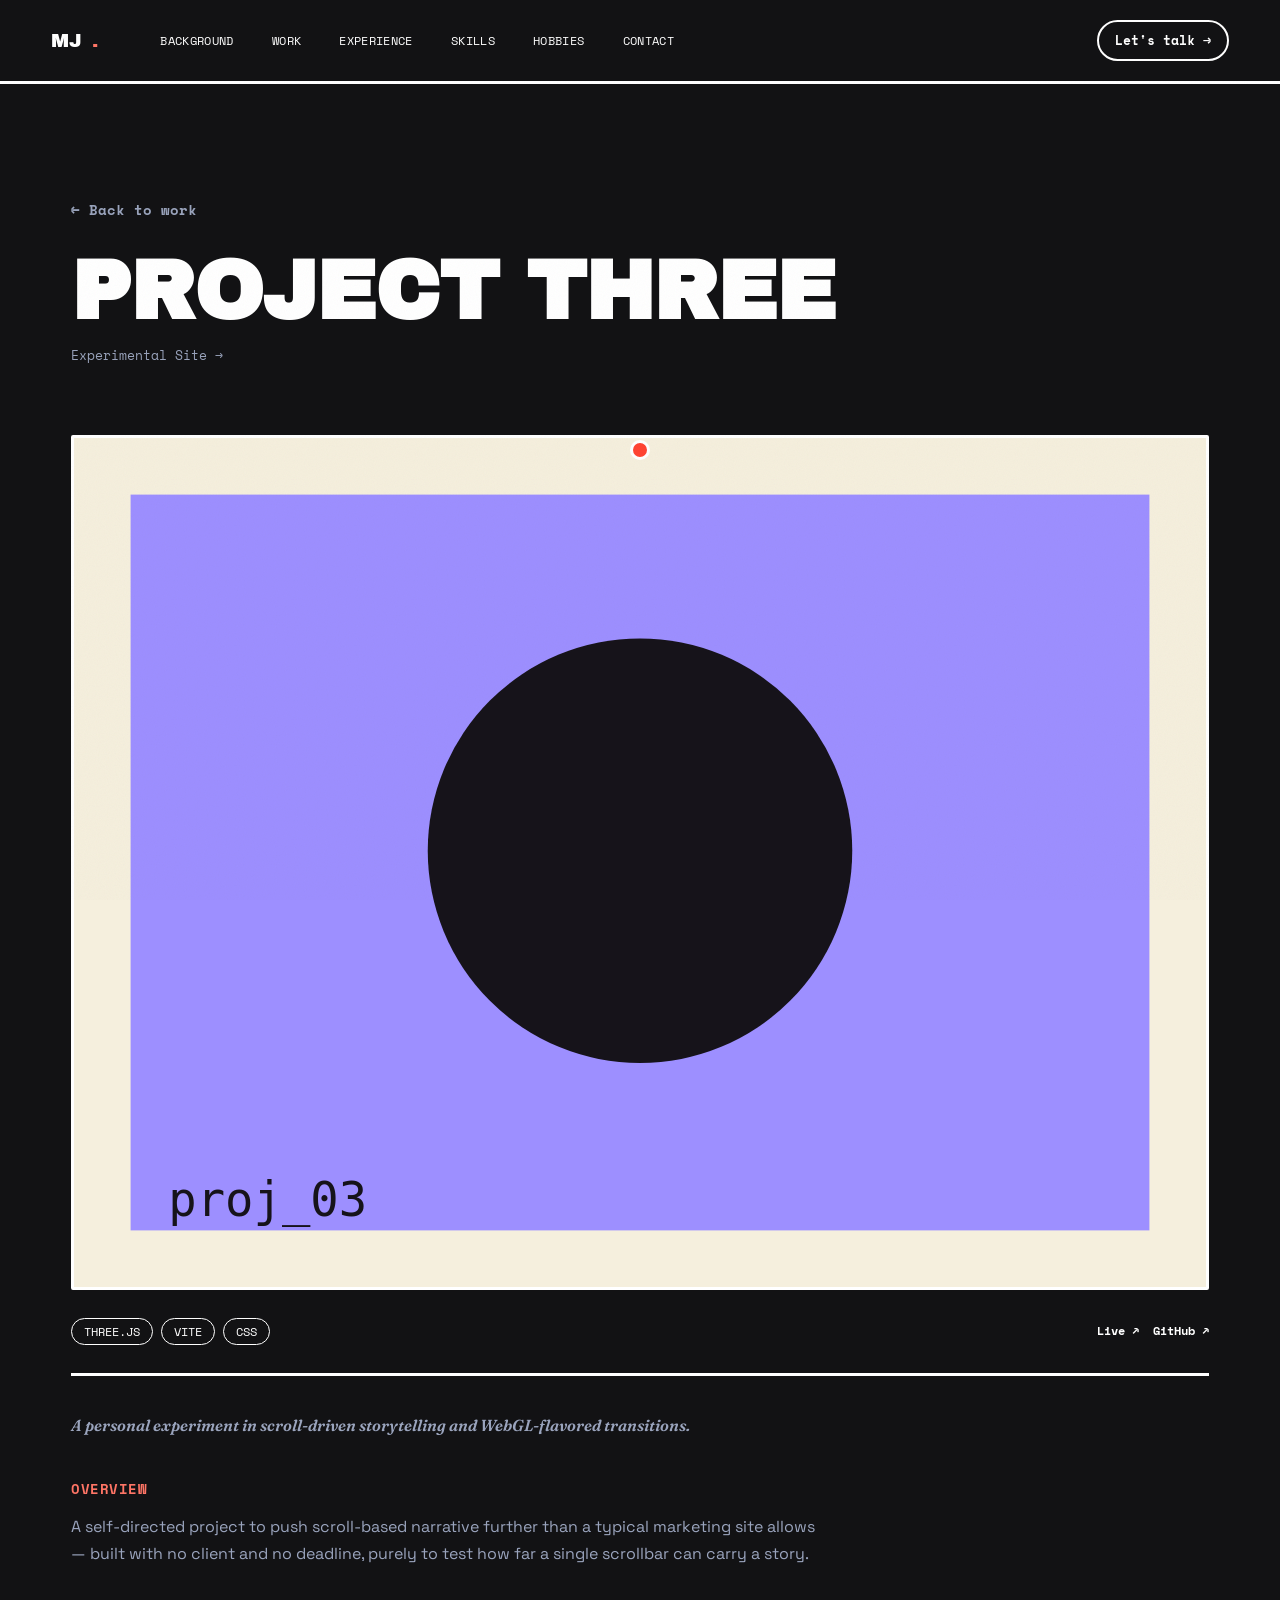
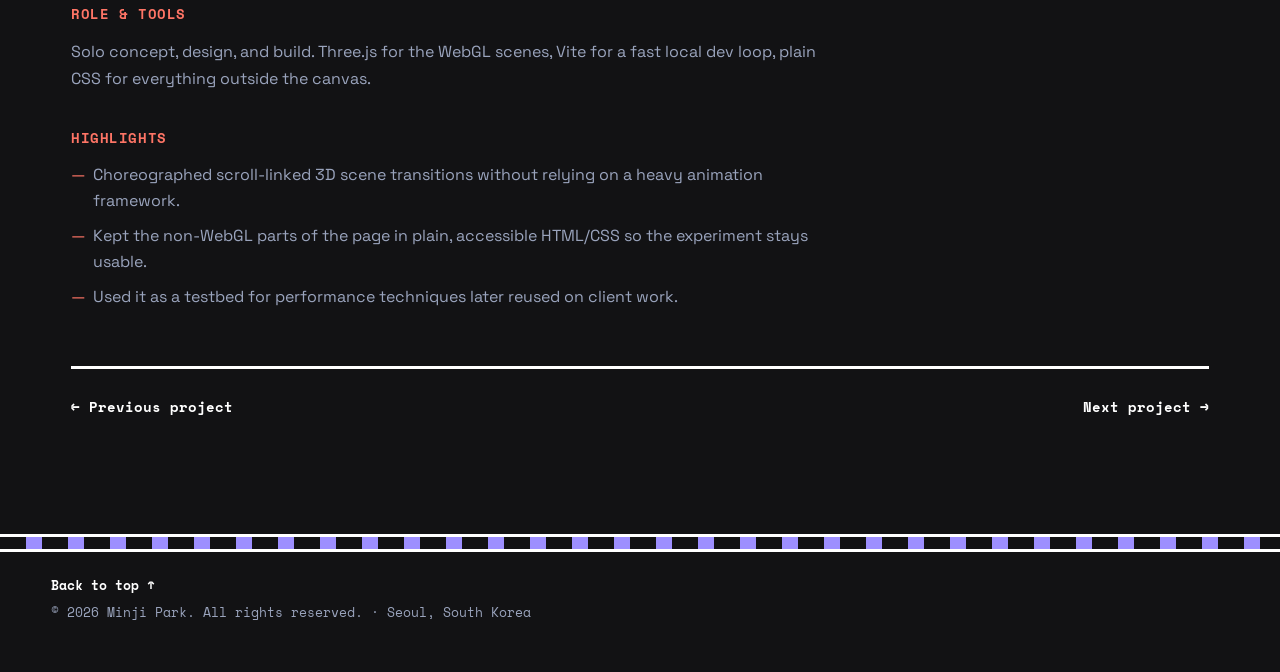
<file: project-3.html>
<!DOCTYPE html>
<html lang="en">

<head>
  <meta charset="UTF-8">
  <meta name="viewport" content="width=device-width, initial-scale=1.0">
  <title>Project Three — Experimental Site · Minji Park</title>
  <meta name="description" content="A personal experiment in scroll-driven storytelling and WebGL-flavored transitions.">
  <link rel="preconnect" href="https://fonts.googleapis.com">
  <link rel="preconnect" href="https://fonts.gstatic.com" crossorigin>
  <link
    href="https://fonts.googleapis.com/css2?family=Archivo+Black&family=Fraunces:ital,opsz,wght@0,9..144,300;0,9..144,600;0,9..144,900;1,9..144,600;1,9..144,900&family=Space+Grotesk:wght@400;500;700&family=Space+Mono:wght@400;700&display=swap"
    rel="stylesheet">
  <link rel="stylesheet" href="style.css">
</head>

<body>

  <!-- grain overlay -->
  <div class="grain" aria-hidden="true"></div>

  <!-- ============ NAV ============ -->
  <header class="nav">
    <div class="nav__left">
      <a href="index.html" class="nav__mark" id="navMark" aria-label="Open menu" aria-expanded="false"
        aria-controls="mobileDrawer">
        MJ<span class="dot">.</span>
      </a>
      <nav class="nav__links">
        <a href="index.html#background"><span class="nav__label">Background</span></a>
        <a href="index.html#work"><span class="nav__label">Work</span></a>
        <a href="index.html#experience"><span class="nav__label">Experience</span></a>
        <a href="index.html#skills"><span class="nav__label">Skills</span></a>
        <a href="index.html#hobbies"><span class="nav__label">Hobbies</span></a>
        <a href="index.html#contact"><span class="nav__label">Contact</span></a>
      </nav>
    </div>
    <a href="index.html#contact" class="nav__cta">Let's talk →</a>
  </header>

  <!-- ============ MOBILE DRAWER ============ -->
  <div class="mobile-drawer__overlay" id="mobileDrawerOverlay"></div>
  <div class="mobile-drawer" id="mobileDrawer" aria-hidden="true">
    <button class="mobile-drawer__close" id="mobileDrawerClose" aria-label="Close menu">✕</button>
    <nav class="mobile-drawer__links">
      <a href="index.html#background">Background</a>
      <a href="index.html#work">Work</a>
      <a href="index.html#experience">Experience</a>
      <a href="index.html#skills">Skills</a>
      <a href="index.html#hobbies">Hobbies</a>
      <a href="index.html#contact">Contact</a>
    </nav>
    <a href="index.html#contact" class="mobile-drawer__cta">Let's talk →</a>
  </div>

  <!-- ============ PROJECT DETAIL ============ -->
  <section class="project-detail reveal is-visible">
    <a href="index.html#work" class="project-detail__back js-back">← Back to work</a>

    <div class="section-head">
      <h2 class="section-head__title">Project Three</h2>
      <p class="section-head__note">Experimental Site →</p>
    </div>

    <div class="project-detail__hero" style="view-transition-name:project-3">
      <img src="images/work-3.svg" alt="Cover image for Project Three — Experimental Site">
    </div>

    <div class="project-detail__meta">
      <div class="project-detail__tags">
        <span>Three.js</span><span>Vite</span><span>CSS</span>
      </div>
      <div class="work__links">
        <a href="#" target="_blank" rel="noopener">Live ↗</a>
        <a href="#" target="_blank" rel="noopener">GitHub ↗</a>
      </div>
    </div>

    <div class="project-detail__body">
      <p class="project-detail__lede">A personal experiment in scroll-driven storytelling and WebGL-flavored
        transitions.</p>

      <h3>Overview</h3>
      <p>A self-directed project to push scroll-based narrative further than a typical marketing site allows —
        built with no client and no deadline, purely to test how far a single scrollbar can carry a story.</p>

      <h3>Role &amp; Tools</h3>
      <p>Solo concept, design, and build. Three.js for the WebGL scenes, Vite for a fast local dev loop, plain CSS
        for everything outside the canvas.</p>

      <h3>Highlights</h3>
      <ul>
        <li>Choreographed scroll-linked 3D scene transitions without relying on a heavy animation framework.</li>
        <li>Kept the non-WebGL parts of the page in plain, accessible HTML/CSS so the experiment stays usable.</li>
        <li>Used it as a testbed for performance techniques later reused on client work.</li>
      </ul>
    </div>

    <div class="project-detail__nav">
      <a href="project-2.html">← Previous project</a>
      <a href="project-4.html">Next project →</a>
    </div>
  </section>

  <footer class="footer">
    <div class="marquee-line marquee-line--reverse marquee-line--violet" aria-hidden="true"></div>
    <a href="index.html#top" class="footer__top">Back to top ↑</a>
    <p class="footer__copy">© <span id="year"></span> Minji Park. All rights reserved. · Seoul, South Korea</p>
  </footer>

  <script src="script.js"></script>
</body>

</html>
</file>
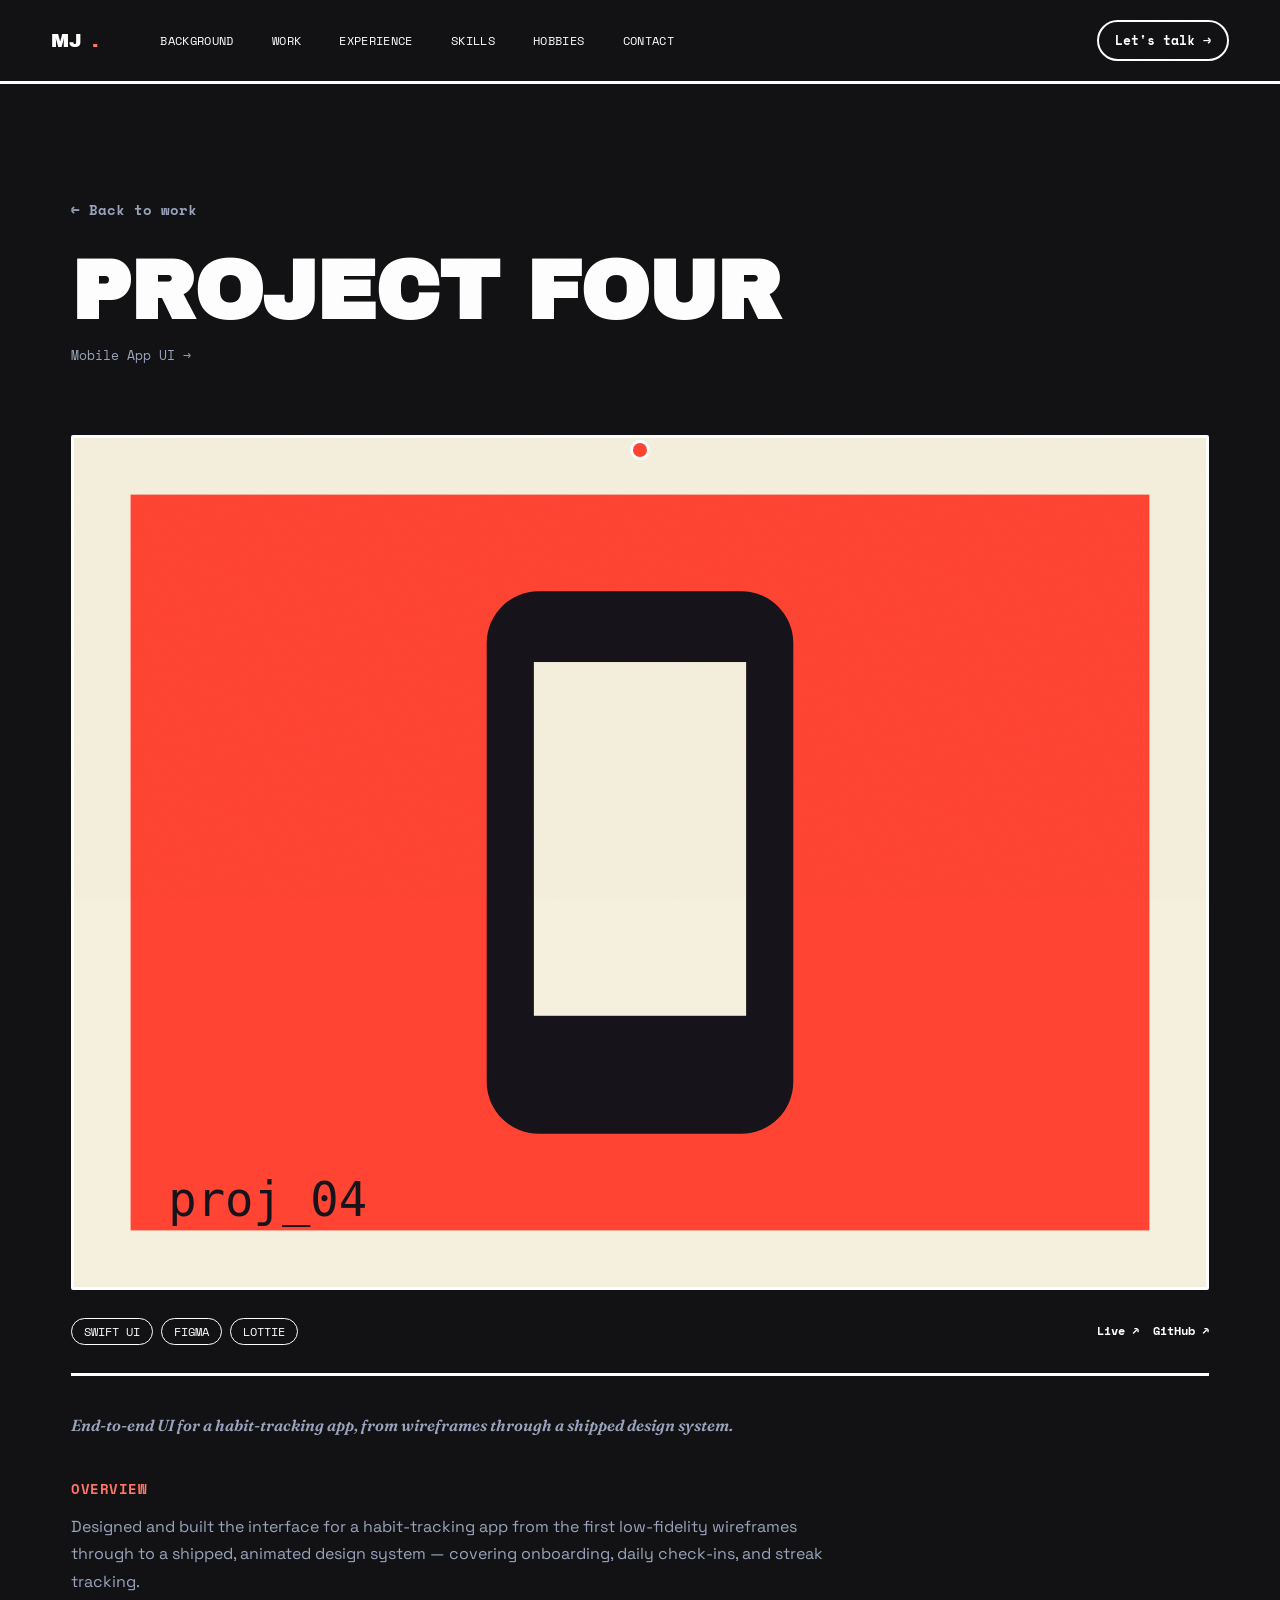
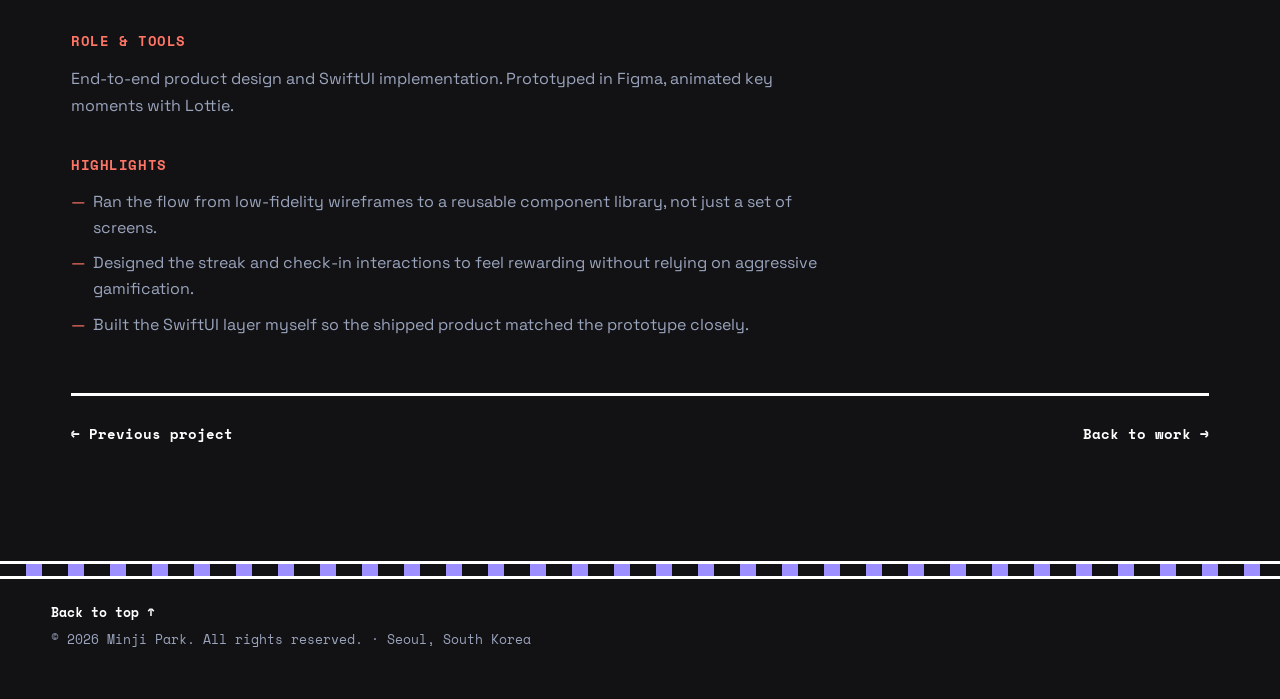
<file: project-4.html>
<!DOCTYPE html>
<html lang="en">

<head>
  <meta charset="UTF-8">
  <meta name="viewport" content="width=device-width, initial-scale=1.0">
  <title>Project Four — Mobile App UI · Minji Park</title>
  <meta name="description" content="End-to-end UI for a habit-tracking app, from wireframes through a shipped design system.">
  <link rel="preconnect" href="https://fonts.googleapis.com">
  <link rel="preconnect" href="https://fonts.gstatic.com" crossorigin>
  <link
    href="https://fonts.googleapis.com/css2?family=Archivo+Black&family=Fraunces:ital,opsz,wght@0,9..144,300;0,9..144,600;0,9..144,900;1,9..144,600;1,9..144,900&family=Space+Grotesk:wght@400;500;700&family=Space+Mono:wght@400;700&display=swap"
    rel="stylesheet">
  <link rel="stylesheet" href="style.css">
</head>

<body>

  <!-- grain overlay -->
  <div class="grain" aria-hidden="true"></div>

  <!-- ============ NAV ============ -->
  <header class="nav">
    <div class="nav__left">
      <a href="index.html" class="nav__mark" id="navMark" aria-label="Open menu" aria-expanded="false"
        aria-controls="mobileDrawer">
        MJ<span class="dot">.</span>
      </a>
      <nav class="nav__links">
        <a href="index.html#background"><span class="nav__label">Background</span></a>
        <a href="index.html#work"><span class="nav__label">Work</span></a>
        <a href="index.html#experience"><span class="nav__label">Experience</span></a>
        <a href="index.html#skills"><span class="nav__label">Skills</span></a>
        <a href="index.html#hobbies"><span class="nav__label">Hobbies</span></a>
        <a href="index.html#contact"><span class="nav__label">Contact</span></a>
      </nav>
    </div>
    <a href="index.html#contact" class="nav__cta">Let's talk →</a>
  </header>

  <!-- ============ MOBILE DRAWER ============ -->
  <div class="mobile-drawer__overlay" id="mobileDrawerOverlay"></div>
  <div class="mobile-drawer" id="mobileDrawer" aria-hidden="true">
    <button class="mobile-drawer__close" id="mobileDrawerClose" aria-label="Close menu">✕</button>
    <nav class="mobile-drawer__links">
      <a href="index.html#background">Background</a>
      <a href="index.html#work">Work</a>
      <a href="index.html#experience">Experience</a>
      <a href="index.html#skills">Skills</a>
      <a href="index.html#hobbies">Hobbies</a>
      <a href="index.html#contact">Contact</a>
    </nav>
    <a href="index.html#contact" class="mobile-drawer__cta">Let's talk →</a>
  </div>

  <!-- ============ PROJECT DETAIL ============ -->
  <section class="project-detail reveal is-visible">
    <a href="index.html#work" class="project-detail__back js-back">← Back to work</a>

    <div class="section-head">
      <h2 class="section-head__title">Project Four</h2>
      <p class="section-head__note">Mobile App UI →</p>
    </div>

    <div class="project-detail__hero" style="view-transition-name:project-4">
      <img src="images/work-4.svg" alt="Cover image for Project Four — Mobile App UI">
    </div>

    <div class="project-detail__meta">
      <div class="project-detail__tags">
        <span>Swift UI</span><span>Figma</span><span>Lottie</span>
      </div>
      <div class="work__links">
        <a href="#" target="_blank" rel="noopener">Live ↗</a>
        <a href="#" target="_blank" rel="noopener">GitHub ↗</a>
      </div>
    </div>

    <div class="project-detail__body">
      <p class="project-detail__lede">End-to-end UI for a habit-tracking app, from wireframes through a shipped
        design system.</p>

      <h3>Overview</h3>
      <p>Designed and built the interface for a habit-tracking app from the first low-fidelity wireframes through
        to a shipped, animated design system — covering onboarding, daily check-ins, and streak tracking.</p>

      <h3>Role &amp; Tools</h3>
      <p>End-to-end product design and SwiftUI implementation. Prototyped in Figma, animated key moments with
        Lottie.</p>

      <h3>Highlights</h3>
      <ul>
        <li>Ran the flow from low-fidelity wireframes to a reusable component library, not just a set of screens.</li>
        <li>Designed the streak and check-in interactions to feel rewarding without relying on aggressive
          gamification.</li>
        <li>Built the SwiftUI layer myself so the shipped product matched the prototype closely.</li>
      </ul>
    </div>

    <div class="project-detail__nav">
      <a href="project-3.html">← Previous project</a>
      <a href="index.html#work" class="js-back">Back to work →</a>
    </div>
  </section>

  <footer class="footer">
    <div class="marquee-line marquee-line--reverse marquee-line--violet" aria-hidden="true"></div>
    <a href="index.html#top" class="footer__top">Back to top ↑</a>
    <p class="footer__copy">© <span id="year"></span> Minji Park. All rights reserved. · Seoul, South Korea</p>
  </footer>

  <script src="script.js"></script>
</body>

</html>
</file>
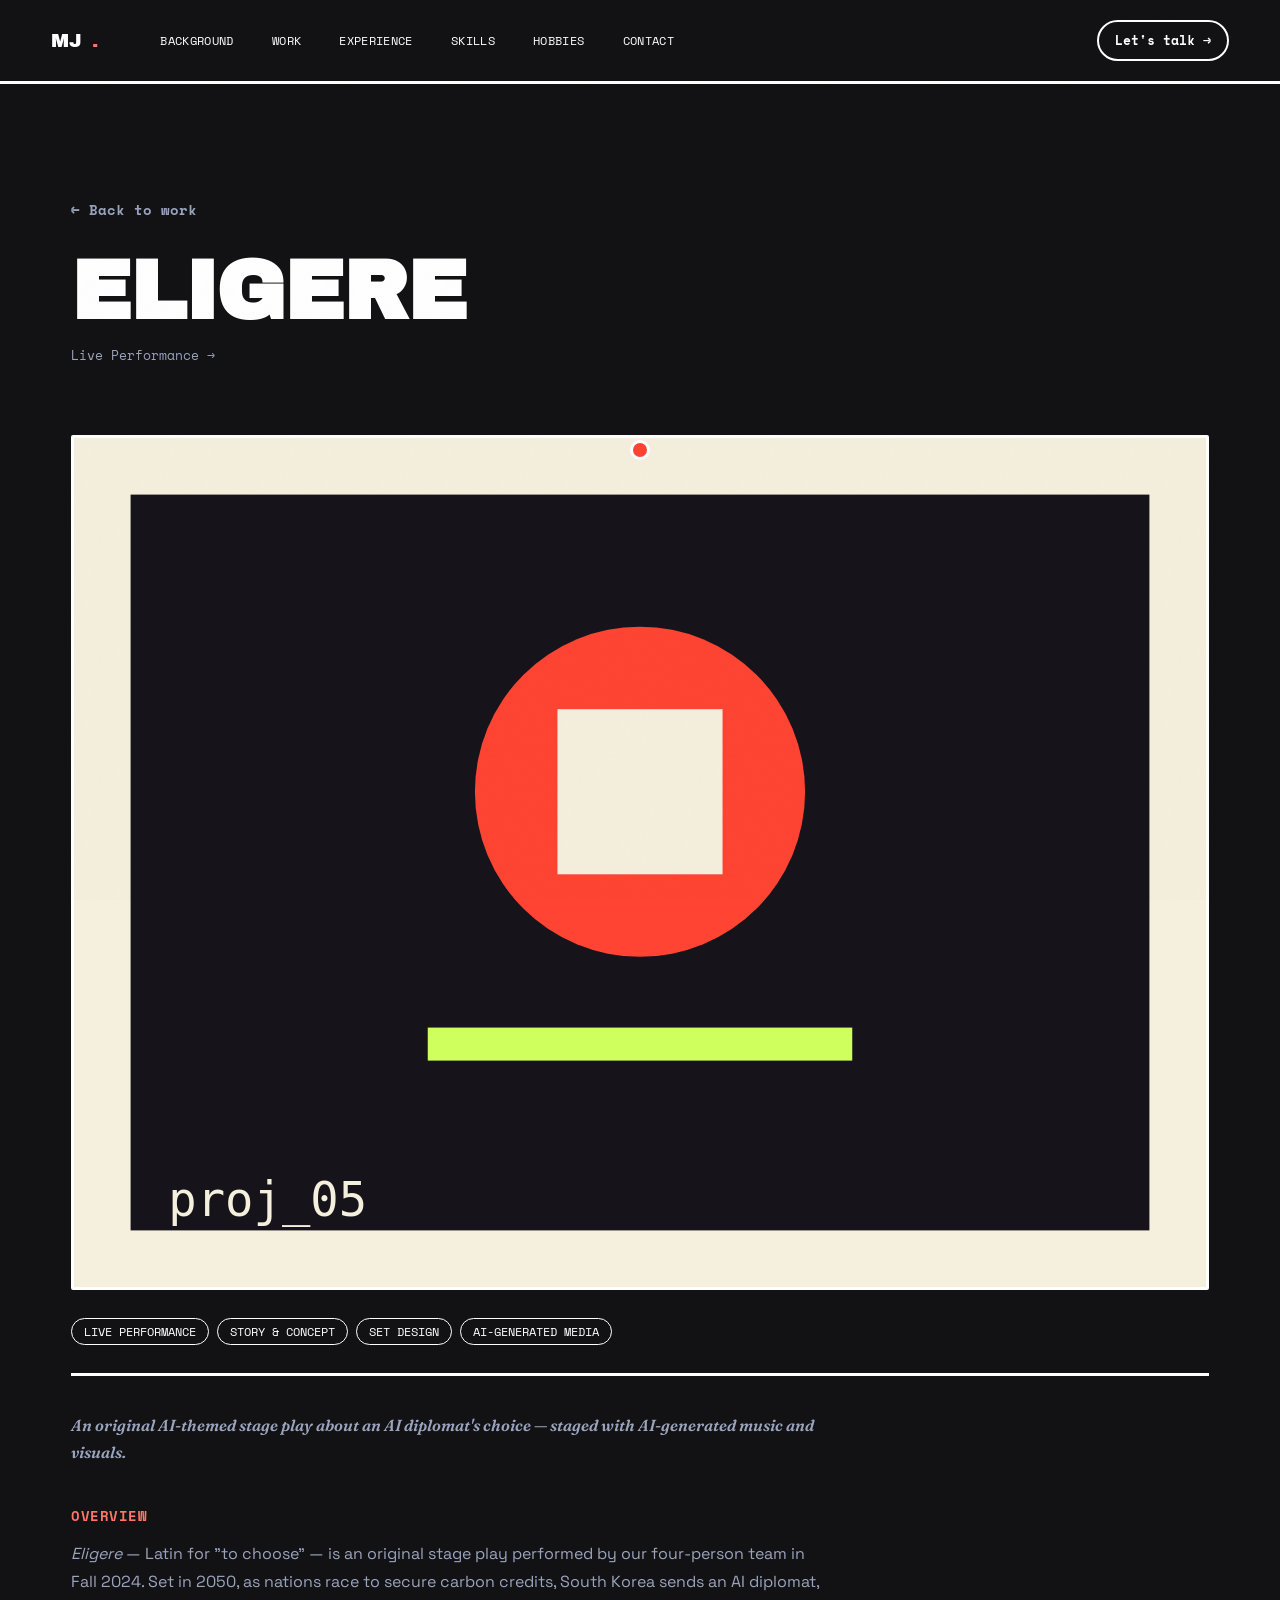
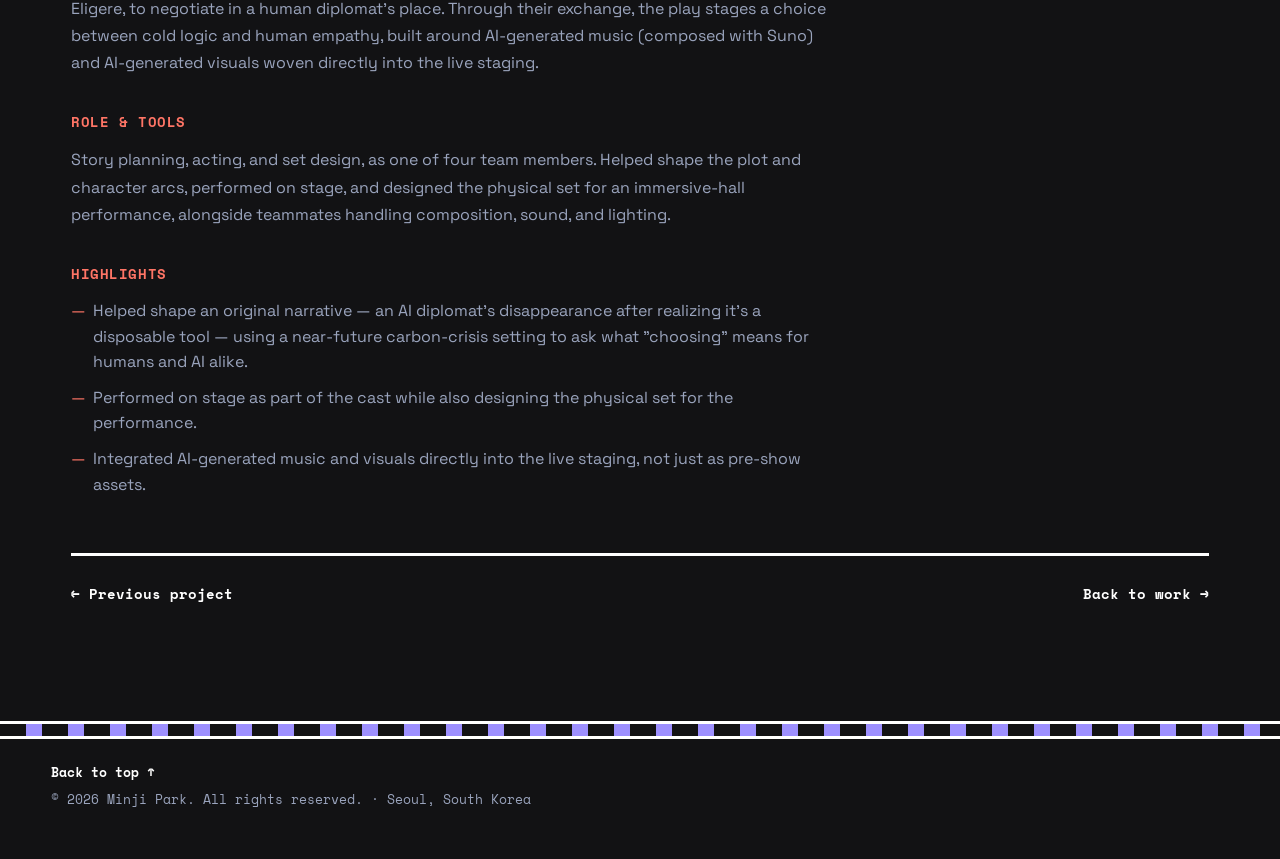
<file: project-5.html>
<!DOCTYPE html>
<html lang="en">

<head>
  <meta charset="UTF-8">
  <meta name="viewport" content="width=device-width, initial-scale=1.0">
  <title>Eligere · Minji Park</title>
  <meta name="description" content="An original AI-themed stage play about an AI diplomat's choice — story planning, acting, and set design, staged with AI-generated music and visuals.">
  <link rel="preconnect" href="https://fonts.googleapis.com">
  <link rel="preconnect" href="https://fonts.gstatic.com" crossorigin>
  <link
    href="https://fonts.googleapis.com/css2?family=Archivo+Black&family=Fraunces:ital,opsz,wght@0,9..144,300;0,9..144,600;0,9..144,900;1,9..144,600;1,9..144,900&family=Space+Grotesk:wght@400;500;700&family=Space+Mono:wght@400;700&display=swap"
    rel="stylesheet">
  <link rel="stylesheet" href="style.css">
</head>

<body>

  <!-- grain overlay -->
  <div class="grain" aria-hidden="true"></div>

  <!-- ============ NAV ============ -->
  <header class="nav">
    <div class="nav__left">
      <a href="index.html" class="nav__mark" id="navMark" aria-label="Open menu" aria-expanded="false"
        aria-controls="mobileDrawer">
        MJ<span class="dot">.</span>
      </a>
      <nav class="nav__links">
        <a href="index.html#background"><span class="nav__label">Background</span></a>
        <a href="index.html#work"><span class="nav__label">Work</span></a>
        <a href="index.html#experience"><span class="nav__label">Experience</span></a>
        <a href="index.html#skills"><span class="nav__label">Skills</span></a>
        <a href="index.html#hobbies"><span class="nav__label">Hobbies</span></a>
        <a href="index.html#contact"><span class="nav__label">Contact</span></a>
      </nav>
    </div>
    <a href="index.html#contact" class="nav__cta">Let's talk →</a>
  </header>

  <!-- ============ MOBILE DRAWER ============ -->
  <div class="mobile-drawer__overlay" id="mobileDrawerOverlay"></div>
  <div class="mobile-drawer" id="mobileDrawer" aria-hidden="true">
    <button class="mobile-drawer__close" id="mobileDrawerClose" aria-label="Close menu">✕</button>
    <nav class="mobile-drawer__links">
      <a href="index.html#background">Background</a>
      <a href="index.html#work">Work</a>
      <a href="index.html#experience">Experience</a>
      <a href="index.html#skills">Skills</a>
      <a href="index.html#hobbies">Hobbies</a>
      <a href="index.html#contact">Contact</a>
    </nav>
    <a href="index.html#contact" class="mobile-drawer__cta">Let's talk →</a>
  </div>

  <!-- ============ PROJECT DETAIL ============ -->
  <section class="project-detail reveal is-visible">
    <a href="index.html#work" class="project-detail__back js-back">← Back to work</a>

    <div class="section-head">
      <h2 class="section-head__title">Eligere</h2>
      <p class="section-head__note">Live Performance →</p>
    </div>

    <div class="project-detail__hero" style="view-transition-name:project-5">
      <img src="images/work-5.svg" alt="Cover image for the Eligere stage play">
    </div>

    <div class="project-detail__meta">
      <div class="project-detail__tags">
        <span>Live Performance</span><span>Story &amp; Concept</span><span>Set Design</span><span>AI-Generated
          Media</span>
      </div>
    </div>

    <div class="project-detail__body">
      <p class="project-detail__lede">An original AI-themed stage play about an AI diplomat's choice — staged with
        AI-generated music and visuals.</p>

      <h3>Overview</h3>
      <p><em>Eligere</em> — Latin for "to choose" — is an original stage play performed by our four-person team
        in Fall 2024. Set in 2050, as nations race to secure carbon credits, South Korea sends an AI diplomat,
        Eligere, to negotiate in a human diplomat's place. Through their exchange, the play stages a choice
        between cold logic and human empathy, built around AI-generated music (composed with Suno) and
        AI-generated visuals woven directly into the live staging.</p>

      <h3>Role &amp; Tools</h3>
      <p>Story planning, acting, and set design, as one of four team members. Helped shape the plot and character
        arcs, performed on stage, and designed the physical set for an immersive-hall performance, alongside
        teammates handling composition, sound, and lighting.</p>

      <h3>Highlights</h3>
      <ul>
        <li>Helped shape an original narrative — an AI diplomat's disappearance after realizing it's a disposable
          tool — using a near-future carbon-crisis setting to ask what "choosing" means for humans and AI alike.</li>
        <li>Performed on stage as part of the cast while also designing the physical set for the performance.</li>
        <li>Integrated AI-generated music and visuals directly into the live staging, not just as pre-show assets.
        </li>
      </ul>
    </div>

    <div class="project-detail__nav">
      <a href="project-4.html">← Previous project</a>
      <a href="index.html#work" class="js-back">Back to work →</a>
    </div>
  </section>

  <footer class="footer">
    <div class="marquee-line marquee-line--reverse marquee-line--violet" aria-hidden="true"></div>
    <a href="index.html#top" class="footer__top">Back to top ↑</a>
    <p class="footer__copy">© <span id="year"></span> Minji Park. All rights reserved. · Seoul, South Korea</p>
  </footer>

  <script src="script.js"></script>
</body>

</html>
</file>
<file: style.css>
/* ============================================
   TOKENS
   ============================================ */
:root{
  --cream: #121214;
  --ink: #FFFFFF;
  --coral: #FF4433;
  --coral-text: #FF7566;
  --lime: #CFFF5C;
  --violet: #9D8FFF;
  --muted: #9AA4BD;

  /* deep counterpart of coral — used for the mobile nav
     drawer's panel so it reads as a dark surface rather
     than a bright poster color, matching the rest of the
     site's near-black canvas. */
  --coral-deep: #5C2318;

  --font-display: "Fraunces", serif;
  --font-shout: "Archivo Black", sans-serif;
  --font-body: "Space Grotesk", sans-serif;
  --font-mono: "Space Mono", monospace;

  /* smooth, no-overshoot easing for hover/entrance motion —
     replaces an earlier springy overshoot curve that read as
     more playful than intended. */
  --ease: cubic-bezier(.16,1,.3,1);

  --edge: 6px;
  --max: 1240px;
  --nav-h: 84px; /* fallback; script.js measures the real height on load/resize */
}

*{ box-sizing:border-box; }
html{ scroll-behavior:smooth; }

/* ============================================
   VIEW TRANSITIONS — clicking a Work row "zooms"
   into its project page. Progressive enhancement:
   browsers without cross-document view-transition
   support (Safari/Firefox as of writing) just do a
   normal navigation, no fallback code needed.
   ============================================ */
@view-transition{
  navigation:auto;
}
::view-transition-group(*){
  animation-duration:.5s;
  animation-timing-function:var(--ease);
}
@media (prefers-reduced-motion:reduce){
  ::view-transition-group(*){ animation-duration:.001s; }
}

body{
  margin:0;
  background:var(--cream);
  color:var(--ink);
  font-family:var(--font-body);
  overflow-x:hidden;
  -webkit-font-smoothing:antialiased;
}

img{ max-width:100%; display:block; }
a{ color:inherit; text-decoration:none; }
ul,ol{ list-style:none; margin:0; padding:0; }
h1,h2,h3,p{ margin:0; }

::selection{ background:var(--ink); color:var(--cream); }

/* grain texture overlay */
.grain{
  position:fixed; inset:0; z-index:999; pointer-events:none;
  opacity:0.05; mix-blend-mode:multiply;
  background-image:url("data:image/svg+xml,%3Csvg xmlns='http://www.w3.org/2000/svg' width='120' height='120'%3E%3Cfilter id='n'%3E%3CfeTurbulence type='fractalNoise' baseFrequency='0.9' numOctaves='2' stitchTiles='stitch'/%3E%3C/filter%3E%3Crect width='100%25' height='100%25' filter='url(%23n)'/%3E%3C/svg%3E");
}

/* ============================================
   NAV
   ============================================ */
.nav{
  position:sticky; top:0; z-index:100;
  display:flex; align-items:center; justify-content:space-between;
  padding:20px clamp(20px,4vw,56px);
  background:var(--cream);
  border-bottom:3px solid var(--ink);
}
.nav__left{ display:flex; align-items:center; gap:clamp(20px,4vw,48px); }
.nav__mark{
  font-family:var(--font-shout); font-size:1.2rem;
  display:flex; align-items:center; gap:10px;
}
.nav__mark .dot{ color:var(--coral-text); }
.nav__links{ display:flex; gap:clamp(6px,1vw,10px); }
.nav__links a{
  font-family:var(--font-mono); font-size:0.75rem; text-transform:uppercase;
  letter-spacing:0.03em; display:flex; align-items:center; gap:6px;
  padding:7px 14px; border-radius:100px;
  transition:color .15s, background .15s;
}
.nav__links a:hover{ background:var(--ink); color:var(--cream); }
.nav__cta{
  font-family:var(--font-mono); font-size:0.8rem; font-weight:700;
  padding:9px 16px; border:2px solid var(--ink); border-radius:100px;
  transition:transform .15s, background .15s, color .15s;
}
.nav__cta:hover{ background:var(--ink); color:var(--cream); }

@media (max-width:760px){
  .nav__left{ gap:16px; }
  .nav__links{ display:none; }
}
@media (max-width:480px){
  .nav__cta{ padding:8px 12px; font-size:0.7rem; }
  .nav__left{ gap:12px; }
}

/* ============================================
   MOBILE DRAWER
   ============================================ */
.mobile-drawer__overlay{
  position:fixed; inset:0; z-index:290;
  background:rgba(0,0,0,0.5);
  opacity:0; pointer-events:none;
  transition:opacity .25s ease;
}
.mobile-drawer__overlay.is-open{ opacity:1; pointer-events:auto; }

.mobile-drawer{
  position:fixed; top:0; left:0; bottom:0; z-index:300;
  width:min(78vw, 340px);
  background:var(--coral-deep);
  border-right:5px solid var(--ink);
  padding:28px 28px;
  display:flex; flex-direction:column; gap:40px;
  transform:translateX(-100%);
  transition:transform .3s cubic-bezier(.65,0,.35,1);
}
.mobile-drawer.is-open{ transform:translateX(0); }

.mobile-drawer__close{
  align-self:flex-end;
  font-family:var(--font-mono); font-size:1rem; font-weight:700;
  background:none; border:2px solid var(--ink); color:var(--ink);
  width:36px; height:36px; border-radius:50%; cursor:pointer;
}

.mobile-drawer__links{ display:flex; flex-direction:column; gap:26px; margin-top:20px; }
.mobile-drawer__links a{
  font-family:var(--font-shout);
  text-transform:uppercase;
  font-size:1.5rem; color:var(--ink);
  display:flex; align-items:baseline; gap:12px;
}
.mobile-drawer__cta{
  margin-top:auto;
  font-family:var(--font-mono); font-weight:700; font-size:0.85rem;
  padding:12px 22px; background:var(--ink); color:var(--cream);
  border-radius:100px; text-align:center;
}

@media (min-width:761px){
  .mobile-drawer, .mobile-drawer__overlay{ display:none; }
}

/* ============================================
   HERO
   full-bleed (max-width:none overrides the generic
   section rule) so the big type below actually spans
   the window instead of sitting in a centered 1240px
   column. Wrapped by .hero-flip below for the scroll
   transition into Background.
   ============================================ */
.hero{
  position:relative;
  max-width:none;
  padding:clamp(20px,4vw,56px);
  overflow:hidden;
  min-height:100vh;
  min-height:100svh;
  display:flex;
  flex-direction:column;
  justify-content:center;
  align-items:center;
  background:var(--cream);
}

.hero__intro{
  position:relative; z-index:2;
  text-align:center;
}

/* faint oversized wordmark sitting behind the hero
   content — the layered-scale depth cue from the Wix
   template's parallax cards / Love & Money's giant
   logo, done as a static outline instead of a second
   scroll rig. */
.hero__watermark{
  position:absolute; top:50%; left:50%; z-index:1;
  transform:translate(-50%,-52%);
  font-family:var(--font-shout);
  font-size:clamp(7rem,40vw,34rem);
  line-height:1; white-space:nowrap;
  color:transparent;
  -webkit-text-stroke:1.5px rgba(255,255,255,0.07);
  pointer-events:none; user-select:none;
}

/* magnetic cursor glow — a soft coral spotlight that
   trails the pointer across the hero, lighting up the
   watermark as it passes. Injected by script.js
   (initHeroGlow), desktop/fine-pointer/motion-OK only —
   see its JS gate and the media query below, same as
   the custom cursor. */
.hero__glow{
  position:absolute; top:0; left:0; z-index:1;
  width:640px; height:640px; margin:-320px 0 0 -320px;
  border-radius:50%;
  background:radial-gradient(circle, rgba(255,68,51,0.55) 0%, rgba(255,68,51,0) 70%);
  pointer-events:none;
  opacity:0;
  transition:opacity .4s ease;
  will-change:transform;
}
.hero__glow.is-visible{ opacity:1; }

@media (hover:none), (pointer:coarse){
  .hero__glow{ display:none; }
}

.hero__scroll-cue{
  font-family:var(--font-mono); font-size:0.8rem; text-transform:uppercase;
  letter-spacing:0.08em; color:var(--muted);
  margin-top:56px;
  animation:scrollCueBob 1.8s ease-in-out infinite;
}
@keyframes scrollCueBob{
  0%,100%{ transform:translateY(0); opacity:0.6; }
  50%{ transform:translateY(8px); opacity:1; }
}

.sticker{
  font-family:var(--font-mono); font-weight:700; font-size:0.75rem;
  text-transform:uppercase; text-align:center;
  display:flex; align-items:center; justify-content:center;
}
.sticker--tape{
  background:var(--lime); color:var(--cream);
  padding:8px 18px; border:3px solid var(--ink);
}
.sticker--circle{
  width:110px; height:110px; border-radius:50%;
  background:var(--coral); color:var(--cream);
  border:4px solid var(--ink); line-height:1.3;
}

.hero__eyebrow{
  position:relative; z-index:1;
  font-family:var(--font-mono); text-transform:uppercase;
  letter-spacing:0.08em; font-size:0.85rem; color:var(--violet);
  margin-top:clamp(24px, 5vw, 64px);
  margin-bottom:6px;
}
.hero__name{
  position:relative; z-index:1;
  font-family:var(--font-shout);
  text-transform:uppercase;
  font-size:clamp(3rem, 11.5vw, 9.5rem);
  line-height:0.92; letter-spacing:-0.01em;
  margin-bottom:clamp(16px, 2.4vw, 28px);
}
.hero__tagline{
  position:relative; z-index:1;
  font-size:clamp(1rem,1.6vw,1.3rem);
  line-height:1.65; max-width:840px;
  margin:0 auto clamp(48px, 8vw, 96px);
}
.hero__tagline em{
  font-style:normal; background:var(--lime); color:var(--cream);
  padding:3px 6px; box-decoration-break:clone;
}

/* ============================================
   MARQUEE LINE — a bare strip of moving dashes,
   no text. Used for the footer bar (in normal flow)
   and the site footer bar. The hero has its own
   text ticker instead (.hero__ticker below) — a bare
   dash strip alone at the bottom of the hero's tall
   scroll-parallax wrapper read as an unstyled leftover
   floating in empty space.
   ============================================ */
.marquee-line{
  position:relative;
  height:18px;
  overflow:hidden;
  border-top:3px solid var(--ink); border-bottom:3px solid var(--ink);
  background:var(--ink);
}
.marquee-line::before{
  content:"";
  position:absolute; inset:0;
  background-image:repeating-linear-gradient(to right, var(--cream) 0 26px, transparent 26px 42px);
  animation:marqueeLine 3.5s linear infinite;
}
.marquee-line--reverse::before{ animation-direction:reverse; }
.marquee-line--violet{ background:var(--violet); }
.marquee-line--violet::before{
  background-image:repeating-linear-gradient(to right, var(--cream) 0 26px, transparent 26px 42px);
}
@keyframes marqueeLine{ from{ transform:translateX(0); } to{ transform:translateX(-42px); } }

@media (prefers-reduced-motion:reduce){
  .marquee-line::before{ animation:none; }
}

/* ============================================
   HERO TICKER — a scrolling coral banner pinned to
   the hero's bottom edge, replacing the old bare dash
   marquee with something that actually reads as part
   of the design during the scroll-parallax dead zone.
   Content is written twice in the HTML back-to-back;
   the keyframe scrolls exactly half the track's width,
   so the loop seam is invisible.
   ============================================ */
.hero__ticker{
  position:absolute; bottom:0; z-index:2;
  left:50%; width:100vw; margin-left:-50vw;
  height:40px;
  overflow:hidden;
  border-top:3px solid var(--ink); border-bottom:3px solid var(--ink);
  background:var(--coral);
}
.hero__ticker-track{
  display:flex; align-items:center; gap:14px;
  height:100%; width:max-content; white-space:nowrap;
  font-family:var(--font-mono); font-weight:700; font-size:0.8rem;
  text-transform:uppercase; letter-spacing:0.06em; color:var(--ink);
  animation:heroTicker 16s linear infinite;
}
@keyframes heroTicker{ from{ transform:translateX(0); } to{ transform:translateX(-50%); } }

@media (prefers-reduced-motion:reduce){
  .hero__ticker-track{ animation:none; }
}

@media (max-width:760px){
  .hero{ padding-top:40px; overflow:visible; }
  .hero__ticker{
    position:relative; left:auto;
    width:100vw; margin-left:calc(50% - 50vw);
    margin-top:40px;
  }
}

/* ============================================
   HERO PARALLAX — a taller wrapper that keeps .hero
   pinned (position:sticky) while its own extra height
   scrolls past, so script.js (initHeroParallax) can
   drift/scale/fade .hero's content out at a different
   rate than the actual scroll — the classic parallax
   depth cue (marsrejects.com, thetinypod.com: content
   pinned in place while the scene transforms around
   it) — instead of a plain scroll cut into Background.
   Desktop only (see the max-width:760px override
   below) — a pinned scroll effect is more likely to
   feel janky than smooth on small screens, and costs
   precious scroll distance there.
   ============================================ */
.hero-flip{
  position:relative;
  height:125vh;
  /* slide up under the sticky nav so .hero's own
     min-height:100svh box actually starts at the true
     top of the viewport — otherwise the nav's reserved
     flow height pushes .hero (and its centered content)
     down, off true screen-center by half the nav's
     height. */
  margin-top:calc(-1 * var(--nav-h));
}
.hero{
  will-change:transform, opacity;
}
@media (min-width:761px){
  .hero{ position:sticky; top:0; }
}
@media (max-width:760px), (prefers-reduced-motion:reduce){
  .hero-flip{ height:auto; }
}

/* ============================================
   STATEMENT — a full-bleed manifesto line between
   Hero and Background, the "big single sentence"
   beat both references use (Love & Money's "LOVE AND
   MONEY BUILDS...", the Wix template's headline).
   ============================================ */
.statement{
  text-align:center;
  padding-top:clamp(60px,10vw,120px);
  padding-bottom:clamp(60px,10vw,120px);
}
.statement__text{
  font-family:var(--font-shout);
  text-transform:uppercase; letter-spacing:-0.01em;
  font-size:clamp(1.8rem,5.4vw,3.6rem);
  line-height:1.12;
  max-width:1000px; margin:0 auto;
}
.statement__text em{
  font-style:normal; color:var(--coral-text);
}

/* ============================================
   BACKGROUND
   ============================================ */
.background__content{
  display:grid;
  grid-template-columns: auto minmax(0, 560px);
  justify-content:space-between;
  align-items:center;
  gap:40px;
}
.background__bio{
  font-size:1.05rem; line-height:1.7;
  padding-top:clamp(28px, 5vw, 56px);
  padding-bottom:clamp(28px, 5vw, 56px);
}

.background__minji{
  position:relative; flex:none; z-index:1; pointer-events:none;
  width:clamp(280px, 30vw, 460px);
  margin:0 auto;
  transform-origin:center;
  will-change:transform, opacity;
  opacity:0;
  transform:translateY(30px) rotate(-3deg) scale(0.88);
  transition:transform .6s var(--ease), opacity .3s ease;
}
.background__minji.is-visible{
  opacity:1;
  transform:translateY(0) rotate(-1.5deg) scale(1);
}
.background__minji-img{
  width:100%; display:block;
  filter:drop-shadow(8px 10px 0 var(--ink));
}
.background__minji-tape{
  position:absolute;
  width:64px; height:26px;
  border:3px solid var(--ink);
  box-shadow:4px 4px 0 var(--ink);
}
.background__minji-tape--l{
  top:-16px; left:6%; transform:rotate(-6deg);
  background:var(--lime);
}
.background__minji-tape--r{
  top:-18px; right:10%; transform:rotate(5deg);
  background:var(--coral);
}

@media (max-width:900px){
  .background__content{
    grid-template-columns:1fr;
    justify-items:center;
    text-align:left;
  }
}

@media (prefers-reduced-motion:reduce){
  .background__minji{ transition:opacity .3s ease; }
}

/* ============================================
   SECTION SURFACES — alternating full-bleed color
   bands (statement/background/work/experience/skills/
   contact), the loud high-contrast block rhythm from
   the Love & Money / Wix Studio references. Each
   section paints edge-to-edge via a ::before sized to
   100vw (the same break-out trick already used by
   .marquee-line/.hobby-collage) regardless of the
   section element's own centered max-width box;
   isolation:isolate gives the section its own stacking
   context so the pseudo's z-index:-1 stays trapped
   behind that section's content instead of leaking out
   to sit behind the nav or an earlier section.
   .surface-light/.surface-bold locally reassign
   --cream/--ink/--muted, so every existing rule that
   already reads those tokens (borders, hover inverts,
   card fills) flips automatically — no per-component
   overrides needed except where a section's own accent
   color collides with its new background (see Contact).
   ============================================ */
.statement, .background, .work, .experience, .skills, .contact{
  position:relative;
  isolation:isolate;
  border-top:3px solid var(--ink);
}
.statement::before, .background::before, .work::before,
.experience::before, .skills::before, .contact::before{
  content:"";
  position:absolute; top:0; bottom:0;
  left:50%; width:100vw; margin-left:-50vw;
  background:var(--cream);
  z-index:-1;
}

.surface-light{
  --cream: #F2ECDD;
  --ink: #15130F;
  --muted: #6B6558;
}

.contact.surface-bold{
  --cream: var(--coral);
  --ink: #15130F;
  --muted: #7A3324;
}

/* ============================================
   SHARED SECTION HEAD
   ============================================ */
section{ padding:clamp(70px,9vw,130px) clamp(20px,4vw,56px); max-width:var(--max); margin:0 auto; background:var(--cream); color:var(--ink); }

/* stacked numeral-over-headline, both huge — the
   idealworks "playbook" arrangement (04 / BUILD A
   WORLD tucked tight on top of each other) rather than
   a small badge sitting beside the title on one line. */
.section-head{
  display:flex; flex-direction:column; align-items:flex-start;
  margin-bottom:clamp(40px,6vw,70px);
}
.section-head__num{
  font-family:var(--font-shout);
  font-size:clamp(2.4rem,7vw,5rem);
  line-height:0.9;
  color:var(--accent, var(--coral-text));
  margin-bottom:-0.08em;
}
.section-head__title{
  font-family:var(--font-shout);
  text-transform:uppercase; letter-spacing:-0.01em;
  font-size:clamp(2.6rem,8vw,5.2rem);
  line-height:0.94;
}
.section-head__note{
  font-family:var(--font-mono); font-size:0.8rem; color:var(--muted);
  margin-top:16px;
}

.reveal{ opacity:0; transform:translateY(28px); transition:opacity .6s ease, transform .6s ease; }
.reveal.is-visible{ opacity:1; transform:translateY(0); }

/* word-by-word title reveal — piggybacks on the
   .reveal/.is-visible trigger above for section
   titles; .hero__name gets its own is-visible
   class added once on load (see script.js). */
.word-reveal{
  display:inline-block;
  opacity:0; transform:translateY(36px) scale(0.6);
  transition:opacity .5s ease, transform .7s var(--ease);
  transition-delay:calc(var(--i,0) * 90ms);
}
.reveal.is-visible .word-reveal,
.hero__name.is-visible .word-reveal{
  opacity:1; transform:translateY(0) scale(1);
}
@media (prefers-reduced-motion:reduce){
  .word-reveal{ transition:none; opacity:1; transform:none; }
}

/* ============================================
   POP-IN — a reusable scroll-triggered entrance for
   repeated items (work rows, experience entries,
   skill cards, contact lines): scales up from small
   with the same bounce as .word-reveal above, staggered
   per item via --i (script.js initPopIn). One-shot,
   like the section .reveal it rides alongside.
   ============================================ */
.pop-in{
  opacity:0;
  transform:translateY(28px) scale(0.85);
  transition:opacity .5s ease, transform .6s var(--ease);
  transition-delay:calc(var(--i,0) * 90ms);
}
.pop-in.is-visible{
  opacity:1;
  transform:translateY(0) scale(1);
}
@media (prefers-reduced-motion:reduce){
  .pop-in{ transition:none; opacity:1; transform:none; }
}

/* ============================================
   WORK
   .work__layout breaks out to the true viewport edge
   (the same 100vw/-50vw trick as .marquee-line) so
   .work__pin can sit flush against the actual left
   edge of the screen — no gutter, no card margin —
   and stay there via position:sticky, released once
   .work__layout itself (taller than the panel, thanks
   to the 4 stacked rows) scrolls past. .work__list
   keeps its own reading-width padding so the project
   text doesn't run edge-to-edge too.
   ============================================ */
.work__layout{
  position:relative;
  display:flex; align-items:flex-start;
  width:100vw; margin-left:calc(50% - 50vw);
}
.work__pin{
  position:sticky;
  top:var(--nav-h);
  flex:none;
  isolation:isolate;
  width:clamp(120px,14vw,220px);
  height:calc(100vh - var(--nav-h));
  background:var(--ink);
  overflow:hidden;
  display:flex; flex-direction:column; align-items:center; justify-content:space-between;
  padding:28px 0;
}
.work__pin-dots{
  position:absolute; inset:0;
  background-image:radial-gradient(circle, rgba(255,255,255,0.4) 1.5px, transparent 1.5px);
  background-size:24px 24px;
  -webkit-mask-image:radial-gradient(ellipse at 50% 40%, black, transparent 75%);
  mask-image:radial-gradient(ellipse at 50% 40%, black, transparent 75%);
}
/* rotated running label — the strip's own identity
   (a spine label) instead of just a logo mark sitting
   in an otherwise-empty box. */
.work__pin-spine{
  position:relative; z-index:1;
  writing-mode:vertical-rl; transform:rotate(180deg);
  font-family:var(--font-shout); text-transform:uppercase;
  letter-spacing:0.04em;
  font-size:clamp(0.95rem,1.6vw,1.3rem);
  color:var(--cream);
  opacity:0.92;
}
.work__pin-mark{
  position:relative; z-index:1;
  font-family:var(--font-shout); font-size:1.2rem;
  color:var(--cream);
}
.work__pin-mark .dot{ color:var(--coral-text); }

.work__list{
  flex:1; min-width:0;
  border-top:3px solid var(--ink);
  padding:0 clamp(20px,4vw,56px);
}

@media (max-width:760px){
  .work__layout{ flex-direction:column; }
  .work__pin{
    position:static; width:100%; height:110px;
    flex-direction:row; justify-content:center; gap:16px;
    padding:0;
  }
  .work__pin-spine{ writing-mode:horizontal-tb; transform:none; font-size:1rem; }
  .work__list{ padding:0 clamp(20px,5vw,40px); }
}
.work__row{
  position:relative;
  display:flex; justify-content:space-between; align-items:flex-start; gap:24px;
  flex-wrap:wrap;
  padding:30px 4px;
  border-bottom:3px solid var(--ink);
  cursor:pointer;
  transition:background .2s, padding-left .2s;
}
.work__row:hover{ background:var(--ink); color:var(--cream); padding-left:18px; }
.work__row:hover .work__desc{ color:#5c5763; }
.work__row:hover .work__links a{ border-color:var(--coral); color:var(--coral); }

.work__row-main{ max-width:600px; }
.work__row-main:focus-visible{ outline:2px solid var(--coral); outline-offset:6px; border-radius:2px; }
.work__row-head{ display:flex; align-items:center; gap:14px; margin-bottom:8px; }
.work__index{
  font-family:var(--font-mono); font-weight:700; font-size:0.8rem;
  color:var(--coral-text); flex:none;
}
.work__thumb{
  width:48px; height:48px; flex:none; overflow:hidden;
  border:2.5px solid var(--ink); border-radius:10px; background:var(--cream);
  transition:border-color .2s, transform .2s;
}
.work__row:hover .work__thumb{ border-color:var(--coral); transform:rotate(-4deg) scale(1.05); }
.work__thumb img{ width:100%; height:100%; object-fit:cover; display:block; }
.work__title{
  font-family:var(--font-display); font-weight:700; font-style:italic;
  font-size:clamp(1.3rem,2.6vw,1.9rem);
}
.work__desc{ font-size:0.95rem; line-height:1.5; color:var(--muted); transition:color .2s; }

.work__row-meta{ display:flex; flex-direction:column; align-items:flex-end; gap:14px; }
.work__tags{ display:flex; gap:8px; flex-wrap:wrap; justify-content:flex-end; }
.work__tags span{
  font-family:var(--font-mono); font-size:0.7rem; text-transform:uppercase;
  border:1.5px solid currentColor; border-radius:100px; padding:3px 10px;
}
.work__links{ display:flex; gap:14px; }
.work__links a{
  font-family:var(--font-mono); font-size:0.78rem; font-weight:700;
  border-bottom:2px solid transparent; transition:border-color .2s, color .2s;
}
.work__links a:hover{ border-color:currentColor; }

/* ============================================
   WORK HOVER PREVIEW — a floating polaroid-style
   thumbnail that trails the cursor while hovering a
   .work__row (script.js initWorkPreview), making good
   on the section note's "Hover a row to preview →".
   Sits below the custom cursor's z-index so the ring
   still reads on top of it. Desktop, fine-pointer,
   motion-OK only — see the JS gate and the media
   queries below.
   ============================================ */
.work-preview{
  position:fixed; top:0; left:0; z-index:450;
  width:200px; aspect-ratio:4/3;
  border:4px solid var(--ink);
  box-shadow:10px 10px 0 rgba(0,0,0,0.4);
  overflow:hidden;
  background:var(--cream);
  opacity:0;
  pointer-events:none;
  transition:opacity .18s ease;
  will-change:transform, opacity;
}
.work-preview.is-visible{ opacity:1; }
.work-preview img{ width:100%; height:100%; object-fit:cover; display:block; }

@media (hover:none), (pointer:coarse), (max-width:760px){
  .work-preview{ display:none; }
}

/* ============================================
   CUSTOM CURSOR — a small brand-colored ring that
   trails the pointer across the whole site (script.js
   initCustomCursor, appended once to <body> so every
   page gets it without its own markup), swelling over
   links/buttons. html.has-custom-cursor is only added
   once the JS actually runs, and only on fine-pointer/
   hover-capable, non-reduced-motion devices — so a
   script failure or a touch device just keeps the
   normal system cursor instead of going invisible.
   ============================================ */
.custom-cursor{
  position:fixed; top:0; left:0; z-index:500;
  width:20px; height:20px; margin:-10px 0 0 -10px;
  border-radius:50%;
  border:3px solid var(--ink);
  background:var(--coral);
  pointer-events:none;
  opacity:0;
  transition:width .2s var(--ease), height .2s var(--ease),
             margin .2s var(--ease), background .2s ease, opacity .15s ease;
}
html.has-custom-cursor, html.has-custom-cursor *{ cursor:none !important; }
html.has-custom-cursor .custom-cursor{ opacity:1; }
html.has-custom-cursor .custom-cursor.is-hover{
  width:42px; height:42px; margin:-21px 0 0 -21px;
  background:var(--lime);
}
html.has-custom-cursor .custom-cursor.is-down{
  width:14px; height:14px; margin:-7px 0 0 -7px;
}

@media (hover:none), (pointer:coarse){
  .custom-cursor{ display:none; }
  html.has-custom-cursor, html.has-custom-cursor *{ cursor:auto !important; }
}

/* ============================================
   EXPERIENCE
   ============================================ */
.experience__list{ display:flex; flex-direction:column; }
.experience__item{
  position:relative;
  display:grid; grid-template-columns:180px 1fr; gap:24px;
  padding:34px 0 34px 28px; border-top:3px solid var(--ink);
  transition:transform .25s var(--ease);
}
.experience__item:last-child{ border-bottom:3px solid var(--ink); }
.experience__item--coral{ --accent:var(--coral); }
.experience__item--lime{ --accent:var(--lime); }
.experience__item--violet{ --accent:var(--violet); }

/* accent rail — a colored bar that grows in from the
   top on hover, same "flag" gesture as the skills
   cards' hard-shadow lift, scaled down for a full-width
   row instead of a standalone card. */
.experience__item::before{
  content:"";
  position:absolute; left:0; top:0; bottom:0;
  width:5px; background:var(--accent, var(--coral));
  transform:scaleY(0); transform-origin:top;
  transition:transform .3s var(--ease);
}
.experience__item:hover{ transform:translateX(4px); }
.experience__item:hover::before{ transform:scaleY(1); }

.experience__dates{
  font-family:var(--font-mono); font-weight:700; font-size:0.8rem;
  text-transform:uppercase; letter-spacing:0.02em;
  color:var(--accent, var(--violet));
  border:1.5px solid var(--accent, var(--violet));
  border-radius:100px;
  padding:6px 14px;
  display:inline-flex; width:fit-content;
  white-space:nowrap;
  /* a grid item's "inline-flex" is blockified to "flex", so
     the default grid align-items/justify-items:stretch was
     ballooning this into a full-height, full-width capsule
     instead of hugging its text. */
  align-self:start; justify-self:start;
}

.experience__body h3{
  font-family:var(--font-display); font-weight:700; font-size:1.5rem;
  margin-bottom:14px;
}
.experience__body h3 span{
  font-family:var(--font-body); font-weight:400; font-style:normal;
  font-size:1rem; color:var(--muted); display:block; margin-top:2px;
}
.experience__body ul{ display:flex; flex-direction:column; gap:8px; margin-bottom:16px; }
.experience__body li{
  font-size:0.95rem; line-height:1.55; padding-left:20px; position:relative;
}
.experience__body li::before{
  content:"→"; position:absolute; left:0; color:var(--accent, var(--coral-text)); font-weight:700;
}
.experience__tags{ display:flex; gap:8px; flex-wrap:wrap; }
.experience__tags span{
  font-family:var(--font-mono); font-size:0.7rem; text-transform:uppercase;
  border:1.5px solid currentColor; border-radius:100px;
  padding:3px 10px;
}

@media (max-width:640px){
  .experience__item{ grid-template-columns:1fr; gap:10px; }
}

/* ============================================
   SKILLS
   ============================================ */
/* base/fallback layout — overridden into a looping
   book-page marquee by both the max-width:760px (horizontal,
   touch-panned) and min-width:761px (vertical, mouse-panned)
   blocks below; initSkillsStack in script.js drives both. */
.skills__grid{
  display:grid;
  grid-template-columns:repeat(auto-fit, minmax(230px, 1fr));
  gap:24px;
  padding-top:10px;
}
.skills__cat{
  position:relative; z-index:1;
  /* dark card face for every category (was a full
     color fill per card) — the category color now
     lives only in the icon + hard shadow below, via
     --accent, so it reads as an accent rather than
     the whole card, and no longer disappears against
     a same-colored section background. */
  background:var(--cream); color:var(--ink);
  border:4px solid var(--ink); border-radius:2px;
  padding:26px;
  box-shadow:8px 8px 0 var(--accent, var(--coral));
  transition:transform .25s var(--ease), box-shadow .25s var(--ease);
}
.skills__cat:hover{
  z-index:5;
  transform:translate(-6px,-6px);
  box-shadow:16px 16px 0 var(--accent, var(--coral));
}
.skills__cat h3{
  font-family:var(--font-display); font-weight:700; font-style:italic;
  font-size:1.3rem; margin-bottom:16px;
}
.skills__cat--coral{ --accent:var(--coral); }
.skills__cat--lime{ --accent:var(--lime); }
.skills__cat--violet{ --accent:var(--violet); }
.skills__cat--ink{ --accent:var(--muted); }

.skills__tags{ display:flex; flex-wrap:wrap; gap:8px; }
.skills__tags span{
  font-family:var(--font-mono); font-size:0.75rem;
  border:1.5px solid currentColor; border-radius:100px; padding:5px 12px;
}

/* cutout-sticker icons — same paper-cutout language as
   the hero collage (solid shape, thick ink border, hard
   shadow) rather than icon-font glyphs, so the category
   badges read as part of the same scrapbook rather than
   a different kit. Solid-filled in --accent now (was a
   plain cream cutout) so each icon carries its card's
   color instead of the card's whole background doing it. */
.skills__icon{
  display:block; margin-bottom:18px;
}
.skills__icon--circle,
.skills__icon--diamond,
.skills__icon--rounded{
  width:42px; height:42px;
  background:var(--accent, var(--coral));
  border:3px solid var(--ink);
  box-shadow:5px 5px 0 var(--ink);
}
.skills__icon--circle{ border-radius:50%; }
.skills__icon--diamond{ transform:rotate(45deg); }
.skills__icon--rounded{ border-radius:30%; }
.skills__icon--tri{
  width:0; height:0;
  border-left:20px solid transparent;
  border-right:20px solid transparent;
  border-bottom:36px solid var(--accent, var(--coral));
  filter:drop-shadow(5px 5px 0 var(--ink));
}

.skills__nav{ display:none; }

@media (max-width:760px){
  /* Horizontal "book page" marquee. Every card is pinned
     into the same grid cell and positioned by --dist — its
     signed circular distance from the current (continuous,
     ever-drifting) position — 0 = active/centered, ±1 = the
     previous/next page peeking at the edges, ±2 = further
     pages parked just off-screen. initSkillsStack in
     script.js recomputes --dist every animation frame and
     writes the transform directly, so transform/opacity
     have no CSS transition here — one would just lag a
     beat behind the constantly-moving target. Dragging a
     card grabs the position outright (script.js), and
     Prev/Next eases it by one card. */
  .skills__grid{
    display:grid;
    grid-template-columns:1fr;
    overflow:hidden;
    cursor:grab;
    touch-action:pan-y;
  }
  .skills__grid.is-dragging{ cursor:grabbing; }
  .skills__cat{
    grid-row:1; grid-column:1;
    width:82%;
    margin:0 auto;
    min-height:270px;
    padding:20px 22px;
    z-index:calc(10 - var(--absdist,0));
    opacity:calc(1 - var(--absdist,0) * 0.4);
    transition:box-shadow .3s var(--ease);
  }
  /* .skills__grid-prefixed so this beats .pop-in.is-visible's
     transform (script.js's scroll-reveal stagger, same
     0,0,2,0 specificity but declared earlier in the file) —
     without it every card snaps flat once its pop-in
     reveal fires, killing the deck. */
  .skills__grid .skills__cat{
    transform:translateX(calc(var(--dist,0) * 105%));
  }
  .skills__cat.is-active{
    box-shadow:12px 12px 0 var(--accent, var(--coral));
    z-index:50;
  }
  .skills__cat:focus-visible{
    outline:3px solid var(--ink); outline-offset:2px;
  }

  .skills__cat__head{
    display:flex; align-items:center; gap:12px;
  }
  .skills__cat .skills__icon{ margin-bottom:0; flex-shrink:0; }
  .skills__cat .skills__icon--circle,
  .skills__cat .skills__icon--diamond,
  .skills__cat .skills__icon--rounded{ width:30px; height:30px; }
  .skills__cat .skills__icon--tri{
    border-left-width:14px; border-right-width:14px; border-bottom-width:24px;
  }
  .skills__cat h3{ margin-bottom:0; font-size:1.05rem; }
  .skills__tags{ margin-top:16px; }

  /* Prev | Next page controls below the carousel. */
  .skills__nav{
    display:flex; align-items:center; justify-content:center; gap:14px;
    margin-top:18px;
    font-family:var(--font-mono); font-size:0.8rem; letter-spacing:.02em;
  }
  .skills__nav button{
    background:none; border:none; padding:6px; cursor:pointer;
    color:var(--ink); font:inherit;
  }
  .skills__nav__prev::before{ content:"‹ "; }
  .skills__nav__next::after{ content:" ›"; }
  .skills__nav__sep{ opacity:.4; }
}

@media (min-width:761px){
  /* Same book-page marquee as the mobile block above, just
     bigger — cards share one grid cell and are positioned by
     --dist along the X axis, same as mobile, so the deck
     loops left-to-right on every breakpoint (panned by mouse
     drag or wheel here instead of touch). touch-action:pan-y
     leaves normal vertical page scroll alone; only the
     horizontal drag gesture is captured by the grid, so
     swiping here never fights page scroll or bleeds outside
     the carousel. */
  .skills__grid{
    display:grid;
    grid-template-columns:1fr;
    max-width:min(980px, 92%);
    margin:0 auto;
    overflow:hidden;
    cursor:grab;
    touch-action:pan-y;
  }
  .skills__grid.is-dragging{ cursor:grabbing; }
  .skills__cat{
    grid-row:1; grid-column:1;
    min-height:clamp(360px, 44vw, 520px);
    padding:clamp(32px, 4vw, 52px);
    z-index:calc(10 - var(--absdist,0));
    opacity:calc(1 - var(--absdist,0) * 0.4);
    transition:box-shadow .3s var(--ease);
  }
  /* .skills__grid-prefixed for the same specificity-over-pop-in
     reason as the mobile rule above. */
  .skills__grid .skills__cat{
    transform:translateX(calc(var(--dist,0) * 105%));
  }
  .skills__cat.is-active{
    box-shadow:18px 18px 0 var(--accent, var(--coral));
    z-index:50;
  }
  .skills__cat:focus-visible{
    outline:3px solid var(--ink); outline-offset:2px;
  }
  /* scale the card's internals up with it — the base sizes
     (42px icon, 1.3rem h3) read small once the card itself
     is filling most of the viewport. */
  .skills__cat h3{ font-size:clamp(1.3rem, 2.2vw, 1.8rem); margin-bottom:22px; }
  .skills__cat .skills__icon--circle,
  .skills__cat .skills__icon--diamond,
  .skills__cat .skills__icon--rounded{ width:clamp(42px, 4vw, 56px); height:clamp(42px, 4vw, 56px); }
  .skills__cat .skills__icon--tri{
    border-left-width:clamp(20px, 2vw, 26px); border-right-width:clamp(20px, 2vw, 26px);
    border-bottom-width:clamp(36px, 3.5vw, 46px);
  }
  .skills__cat .skills__tags span{ font-size:0.85rem; padding:7px 14px; }

  /* Prev | Next page controls below the carousel. */
  .skills__nav{
    display:flex; align-items:center; justify-content:center; gap:14px;
    margin-top:22px;
    font-family:var(--font-mono); font-size:0.85rem; letter-spacing:.02em;
  }
  .skills__nav button{
    background:none; border:none; padding:6px; cursor:pointer;
    color:var(--ink); font:inherit;
  }
  .skills__nav__prev::before{ content:"‹ "; }
  .skills__nav__next::after{ content:" ›"; }
  .skills__nav__sep{ opacity:.4; }
}

/* ============================================
   CONTACT
   back to black to close the palette loop —
   normal white-on-dark, same as Background/Work.
   ============================================ */
.contact{ text-align:left; }
.contact__cta{
  font-family:var(--font-shout);
  text-transform:uppercase;
  font-size:clamp(2.6rem,8vw,5.6rem); line-height:0.96; margin-bottom:20px;
}
.contact__sub{ font-size:1.1rem; max-width:480px; margin-bottom:36px; color:var(--muted); }
.contact__email{
  display:inline-block; font-family:var(--font-mono); font-weight:700;
  font-size:clamp(1.3rem,4vw,2rem);
  border-bottom:4px solid var(--ink); padding-bottom:4px; margin-bottom:48px;
  transition:color .2s, border-color .2s;
}
.contact__email:hover{ color:var(--violet); border-color:var(--violet); }

.contact__row{
  display:flex; justify-content:space-between; align-items:center; flex-wrap:wrap;
  gap:24px; border-top:3px solid var(--ink); padding-top:28px;
}
.contact__links{ display:flex; gap:24px; flex-wrap:wrap; }
.contact__links a{
  font-family:var(--font-mono); font-size:0.9rem; font-weight:700;
  text-transform:uppercase; letter-spacing:0.02em;
  transition:color .2s;
}
.contact__links a:hover{ color:var(--violet); }
.contact__resume{
  font-family:var(--font-mono); font-weight:700; font-size:0.85rem;
  padding:12px 22px; background:var(--ink); color:var(--coral);
  border-radius:100px; transition:transform .15s;
}
.contact__resume:hover{ transform:scale(1.03); }
.contact:not(.surface-bold) .contact__resume{ color:var(--cream); }
.contact:not(.surface-bold) .contact__resume:hover{ background:var(--coral); }

/* ============================================
   FOOTER
   ============================================ */
.footer{
  padding:0 clamp(20px,4vw,56px) 40px;
}
.footer .marquee-line{
  width:100vw; margin-left:calc(50% - 50vw);
}
.footer__top, .footer__copy{
  max-width:var(--max); margin:0 auto;
  font-family:var(--font-mono); font-size:0.8rem;
}
.footer__top{ display:block; padding:24px 0 8px; font-weight:700; }
.footer__top:hover{ color:var(--coral-text); }
.footer__copy{ color:var(--muted); padding-bottom:10px; }

/* ============================================
   PROJECT DETAIL PAGES
   ============================================ */
.project-detail__back{
  display:inline-flex; align-items:center; gap:8px;
  font-family:var(--font-mono); font-weight:700; font-size:0.85rem;
  color:var(--muted); margin-bottom:32px; transition:color .2s;
}
.project-detail__back:hover{ color:var(--coral-text); }
.project-detail__back:focus-visible{ outline:2px solid var(--coral); outline-offset:4px; border-radius:2px; }

.project-detail__hero{
  border:3px solid var(--ink); border-radius:2px; overflow:hidden;
  margin-bottom:28px;
}
.project-detail__hero img{ width:100%; height:auto; display:block; }

.project-detail__meta{
  display:flex; justify-content:space-between; align-items:center; flex-wrap:wrap;
  gap:16px; border-bottom:3px solid var(--ink); padding-bottom:28px; margin-bottom:36px;
}
.project-detail__tags{ display:flex; gap:8px; flex-wrap:wrap; }
.project-detail__tags span{
  font-family:var(--font-mono); font-size:0.75rem; text-transform:uppercase;
  border:1.5px solid currentColor; border-radius:100px; padding:4px 12px;
}

.project-detail__body{ max-width:760px; }
.project-detail__lede{
  font-family:var(--font-display); font-weight:600; font-style:italic;
  font-size:clamp(1.3rem,3vw,1.7rem); line-height:1.4; margin-bottom:40px;
}
.project-detail__body h3{
  font-family:var(--font-mono); font-weight:700; text-transform:uppercase;
  font-size:0.85rem; letter-spacing:0.04em; color:var(--coral-text);
  margin:36px 0 14px;
}
.project-detail__body p{ font-size:1rem; line-height:1.7; color:var(--muted); }
.project-detail__body ul{ display:flex; flex-direction:column; gap:10px; }
.project-detail__body ul li{
  font-size:1rem; line-height:1.6; color:var(--muted);
  padding-left:22px; position:relative;
}
.project-detail__body ul li::before{
  content:"—"; position:absolute; left:0; color:var(--coral-text);
}

.project-detail__nav{
  display:flex; justify-content:space-between; gap:16px; flex-wrap:wrap;
  border-top:3px solid var(--ink); margin-top:56px; padding-top:28px;
}
.project-detail__nav a{
  font-family:var(--font-mono); font-weight:700; font-size:0.85rem;
  border-bottom:2px solid transparent; transition:border-color .2s, color .2s;
}
.project-detail__nav a:hover{ border-color:var(--coral); color:var(--coral-text); }

@media (max-width:640px){
  .project-detail__meta{ flex-direction:column; align-items:flex-start; }
}

/* ============================================
   HOBBIES — scattered photo moodboard (hobbies.html)
   full-bleed (breaks out to 100vw via the same
   left:50%/margin-left:-50vw trick as the section
   color blocks above), with tiles freely positioned
   via per-tile --x/--y/--w custom properties instead
   of a grid, so sizes and gaps stay irregular rather
   than packed to a repeating track. Clicking a photo
   opens the floating lightbox anchored right next to
   that tile (see below).
   ============================================ */
.hobby-collage{
  position:relative;
  width:100vw; margin-left:calc(50% - 50vw);
  min-height:1020px;
  margin-top:12px; margin-bottom:40px;
}
.hobby-tile{
  position:absolute;
  left:var(--x); top:var(--y);
  width:var(--w);
}
.hobby-tile:hover, .hobby-tile:focus-within{ z-index:5; }

.hobby-tile--tall{ aspect-ratio:3/4; }
.hobby-tile--square{ aspect-ratio:4/5; }
.hobby-tile--wide{ aspect-ratio:4/3; }
.hobby-tile--lg{ aspect-ratio:4/5; }

.hobby-card__btn{
  display:block; position:relative;
  width:100%; height:100%;
  background:none; border:none; padding:0; margin:0;
  font:inherit; color:inherit; text-align:left; cursor:pointer;
  border:4px solid var(--ink);
  box-shadow:10px 10px 0 rgba(0,0,0,0.35);
  transition:transform .25s var(--ease), box-shadow .25s var(--ease);
}
.hobby-card__btn__frame{
  display:block; width:100%; height:100%; overflow:hidden;
}
.hobby-card__btn img{
  display:block; width:100%; height:100%; object-fit:cover;
  transition:transform .35s var(--ease), filter .35s ease;
}
.hobby-card__label{
  position:absolute; left:10px; bottom:10px; z-index:1;
  font-family:var(--font-mono); font-weight:700; font-size:0.7rem;
  text-transform:uppercase; letter-spacing:0.02em;
  background:var(--ink); color:var(--cream);
  padding:6px 10px;
  opacity:0; transform:translateY(6px);
  transition:opacity .25s ease, transform .25s ease;
}

.hobby-card__btn:hover,
.hobby-card__btn:focus-visible{
  transform:translate(-6px,-6px);
  box-shadow:16px 16px 0 var(--coral);
}
.hobby-card__btn:hover img,
.hobby-card__btn:focus-visible img{
  transform:scale(1.06);
}
.hobby-card__btn:hover .hobby-card__label,
.hobby-card__btn:focus-visible .hobby-card__label{
  opacity:1; transform:translateY(0);
}
.hobby-card__btn:focus-visible{ outline:2px solid var(--coral); outline-offset:4px; }

.hobby-tile--text .sticker{ width:100%; height:100%; }
.hobby-tile--text .sticker--tape{ border-width:3px; }
.hobby-tile--text .sticker--circle{
  width:100%; aspect-ratio:1/1; margin:0 auto;
}

@media (prefers-reduced-motion:reduce){
  .hobby-card__btn img{ transition:none; }
}

@media (max-width:760px){
  .hobby-collage{
    position:static; width:auto; margin-left:0;
    min-height:0;
    display:flex; flex-direction:column; align-items:center; gap:28px;
    padding:0 clamp(20px,5vw,40px);
  }
  .hobby-tile{
    position:static !important;
    width:min(340px, 82vw) !important;
  }
  .hobby-tile--text{ width:min(220px, 60vw) !important; }
  .hobby-card__label{ opacity:1; transform:none; }
}

/* ============================================
   LIGHTBOX — really just a floating text caption now
   (title + blurb, no repeated image — the photo's
   already right there in the tile). On hover-capable
   pointers it opens/closes purely on hover (script.js
   initHobbyLightbox), so the backdrop stays
   click-through (pointer-events:none) and the close
   button is hidden — nothing to dismiss, it just
   follows the mouse. JS measures the hovered tile and
   the panel, then floats it to whichever side has
   room, staying anchored to that tile instead of the
   viewport edge. On touch/coarse pointers, where hover
   doesn't exist, it falls back to tap-to-toggle with a
   centered card, a dimmed clickable backdrop, and a
   visible close button.
   ============================================ */
.lightbox{
  position:fixed; inset:0; z-index:400;
  visibility:hidden;
  opacity:0;
  pointer-events:none;
  transition:opacity .2s ease, visibility 0s linear .2s;
}
.lightbox.is-open{
  visibility:visible; opacity:1;
  transition:opacity .2s ease;
}
.lightbox__backdrop{
  position:absolute; inset:0;
  background:transparent;
  pointer-events:none;
}
.lightbox.is-centered.is-open .lightbox__backdrop{
  background:rgba(0,0,0,0.55);
  backdrop-filter:blur(2px);
  pointer-events:auto;
}
.lightbox__panel{
  position:fixed; z-index:1;
  top:0; left:0;
  width:min(240px, 82vw);
  background:var(--cream);
  color:var(--ink);
  border:5px solid var(--ink);
  box-shadow:10px 10px 0 var(--coral);
  padding:16px 18px;
  max-height:min(70vh, 400px);
  overflow-y:auto;
  display:flex; flex-direction:column;
  opacity:0;
  pointer-events:auto;
  transform:scale(0.92);
  transition:transform .3s var(--ease), opacity .2s ease, top .18s ease, left .18s ease;
}
.lightbox.is-open .lightbox__panel{
  opacity:1;
  transform:scale(1);
}
.lightbox.is-centered .lightbox__panel{
  transition:opacity .2s ease, transform .2s ease;
}
.lightbox__close{
  position:absolute; top:14px; right:14px; z-index:1;
  width:32px; height:32px; border-radius:50%;
  background:var(--ink); color:var(--cream);
  border:3px solid var(--cream);
  font-family:var(--font-mono); font-size:0.9rem; font-weight:700;
  cursor:pointer;
  transition:transform .2s, background .2s, color .2s;
}
.lightbox__close:hover{ background:var(--coral); transform:rotate(90deg); }
.lightbox__title{
  font-family:var(--font-display); font-weight:700; font-style:italic;
  font-size:1.15rem; margin:0 0 8px;
}
.lightbox__caption{ font-size:0.85rem; line-height:1.5; color:var(--muted); }

@media (hover:hover) and (pointer:fine){
  .lightbox__close{ display:none; }
}

@media (max-width:640px){
  .lightbox__panel{
    width:min(280px, 84vw);
    padding:20px 22px 22px;
  }
}

@media (prefers-reduced-motion:reduce){
  .lightbox, .lightbox__panel{ transition:opacity .15s ease; }
  .lightbox__panel{ transform:none !important; }
}
</file>
